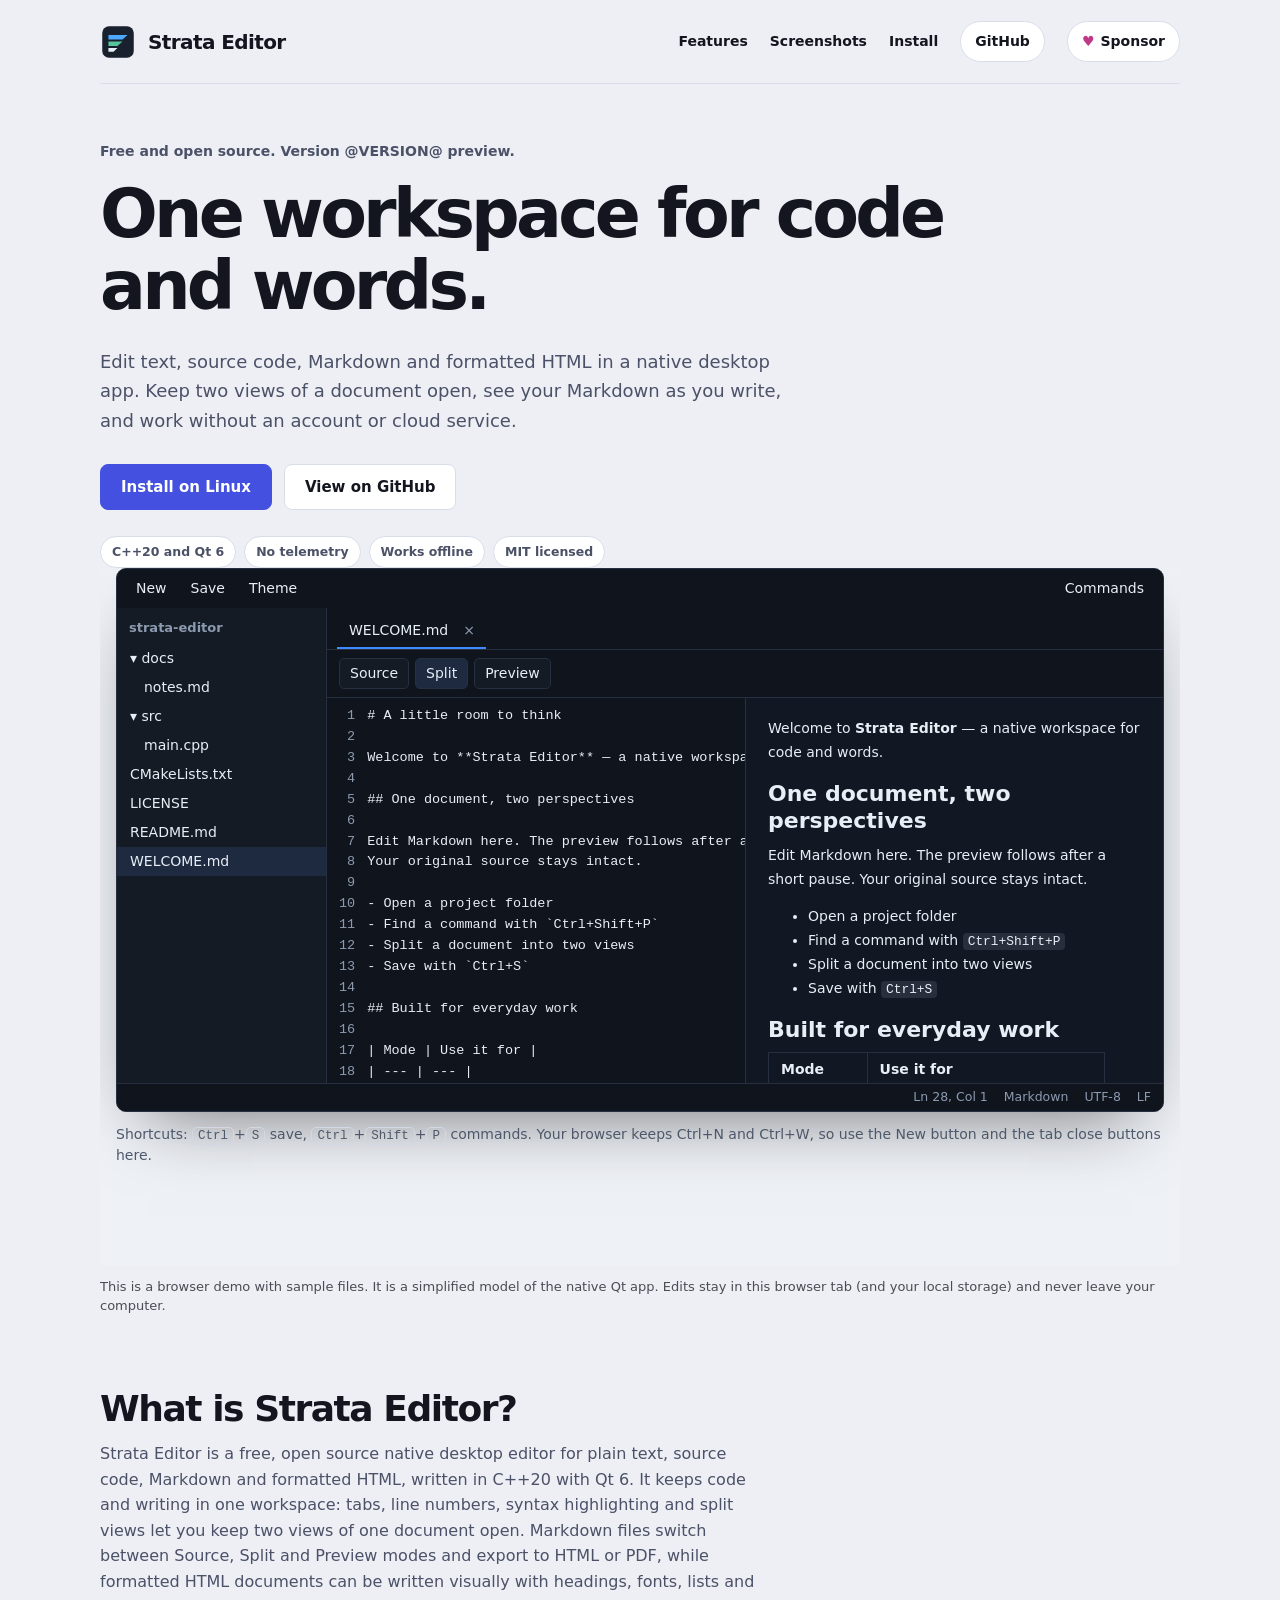
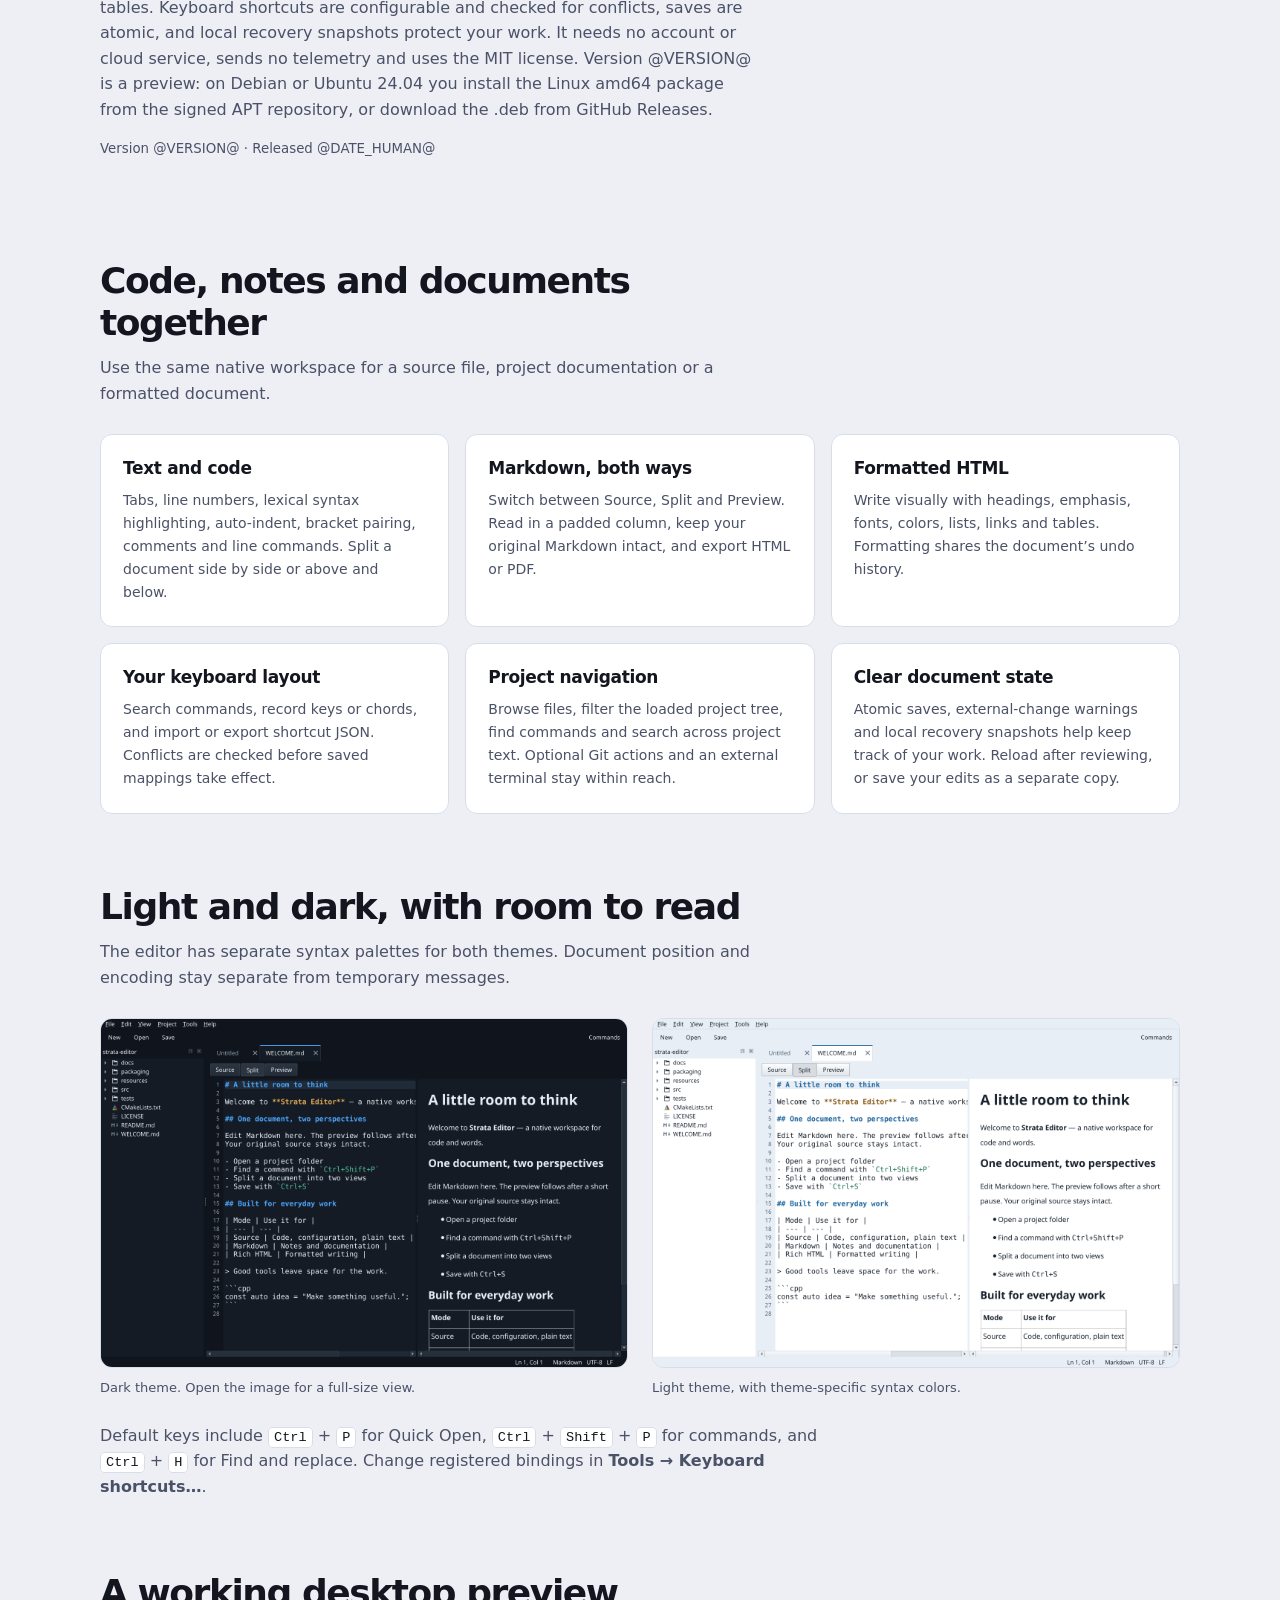
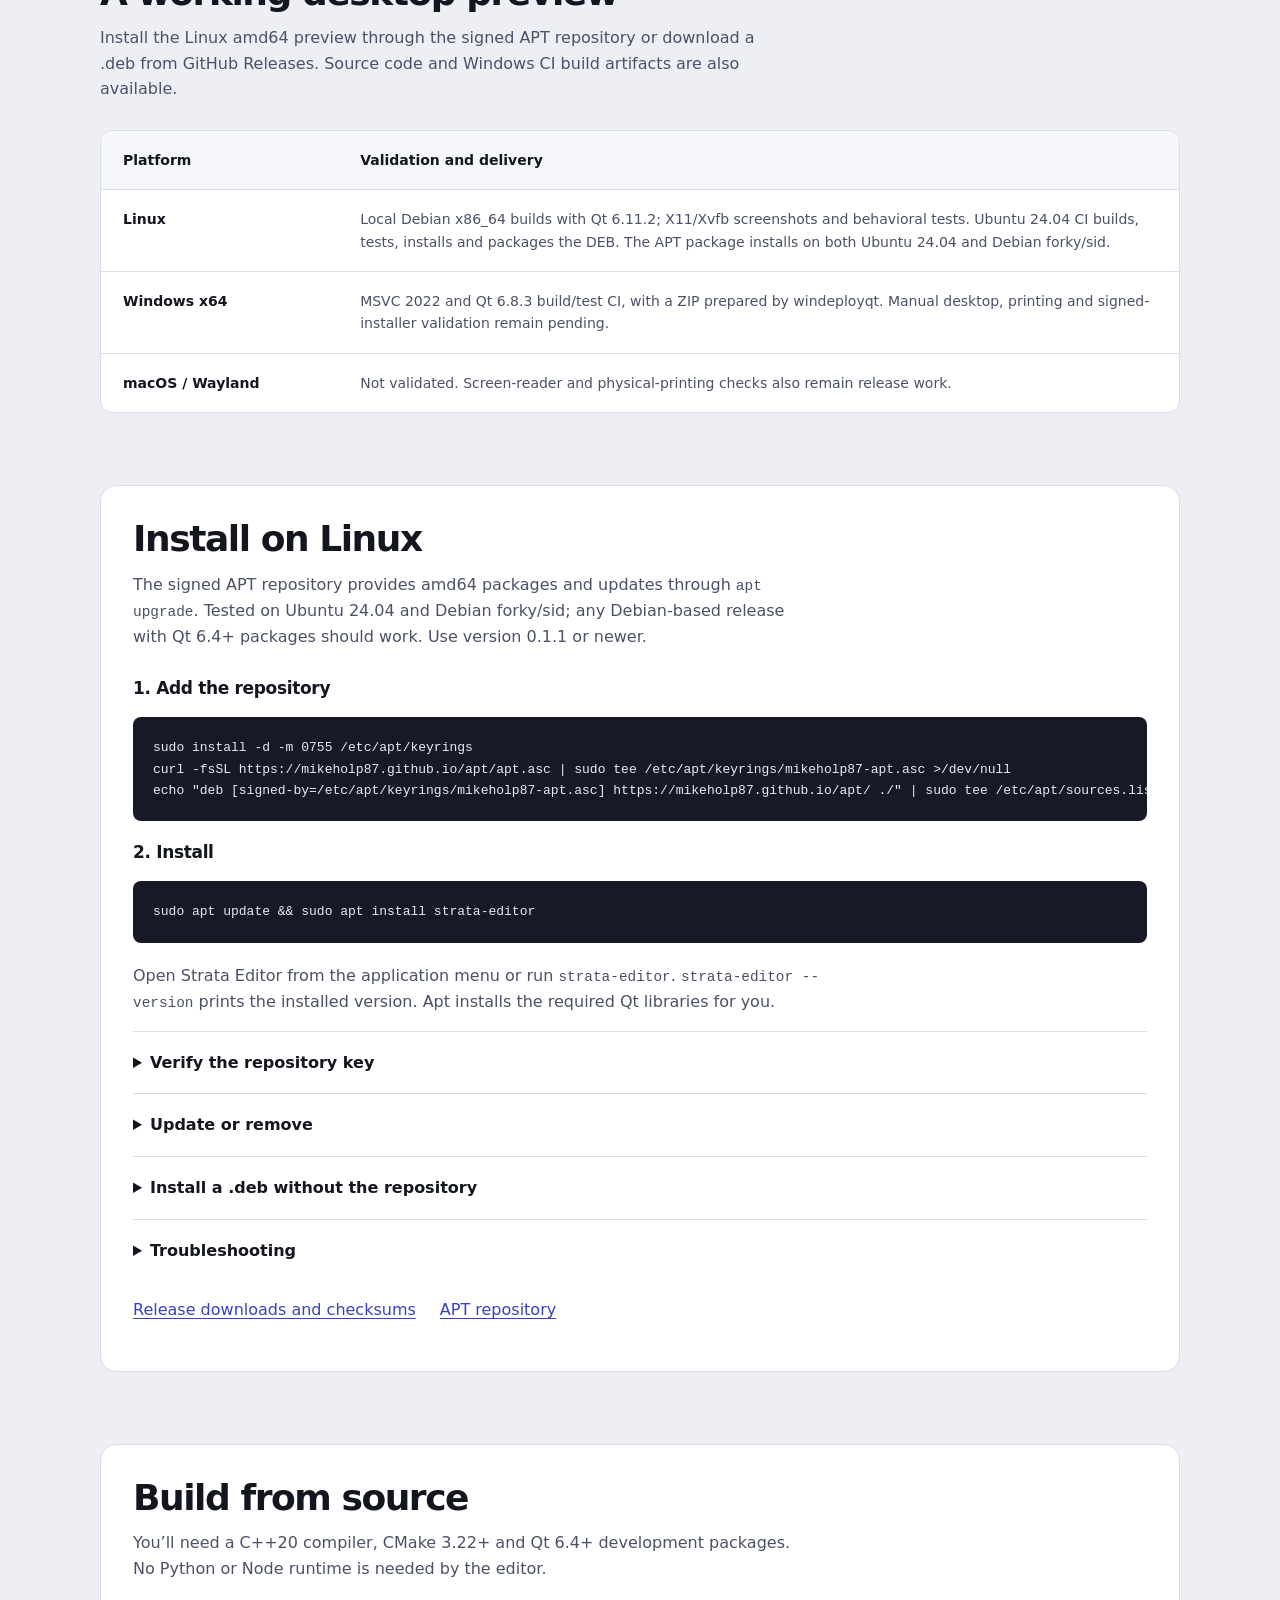
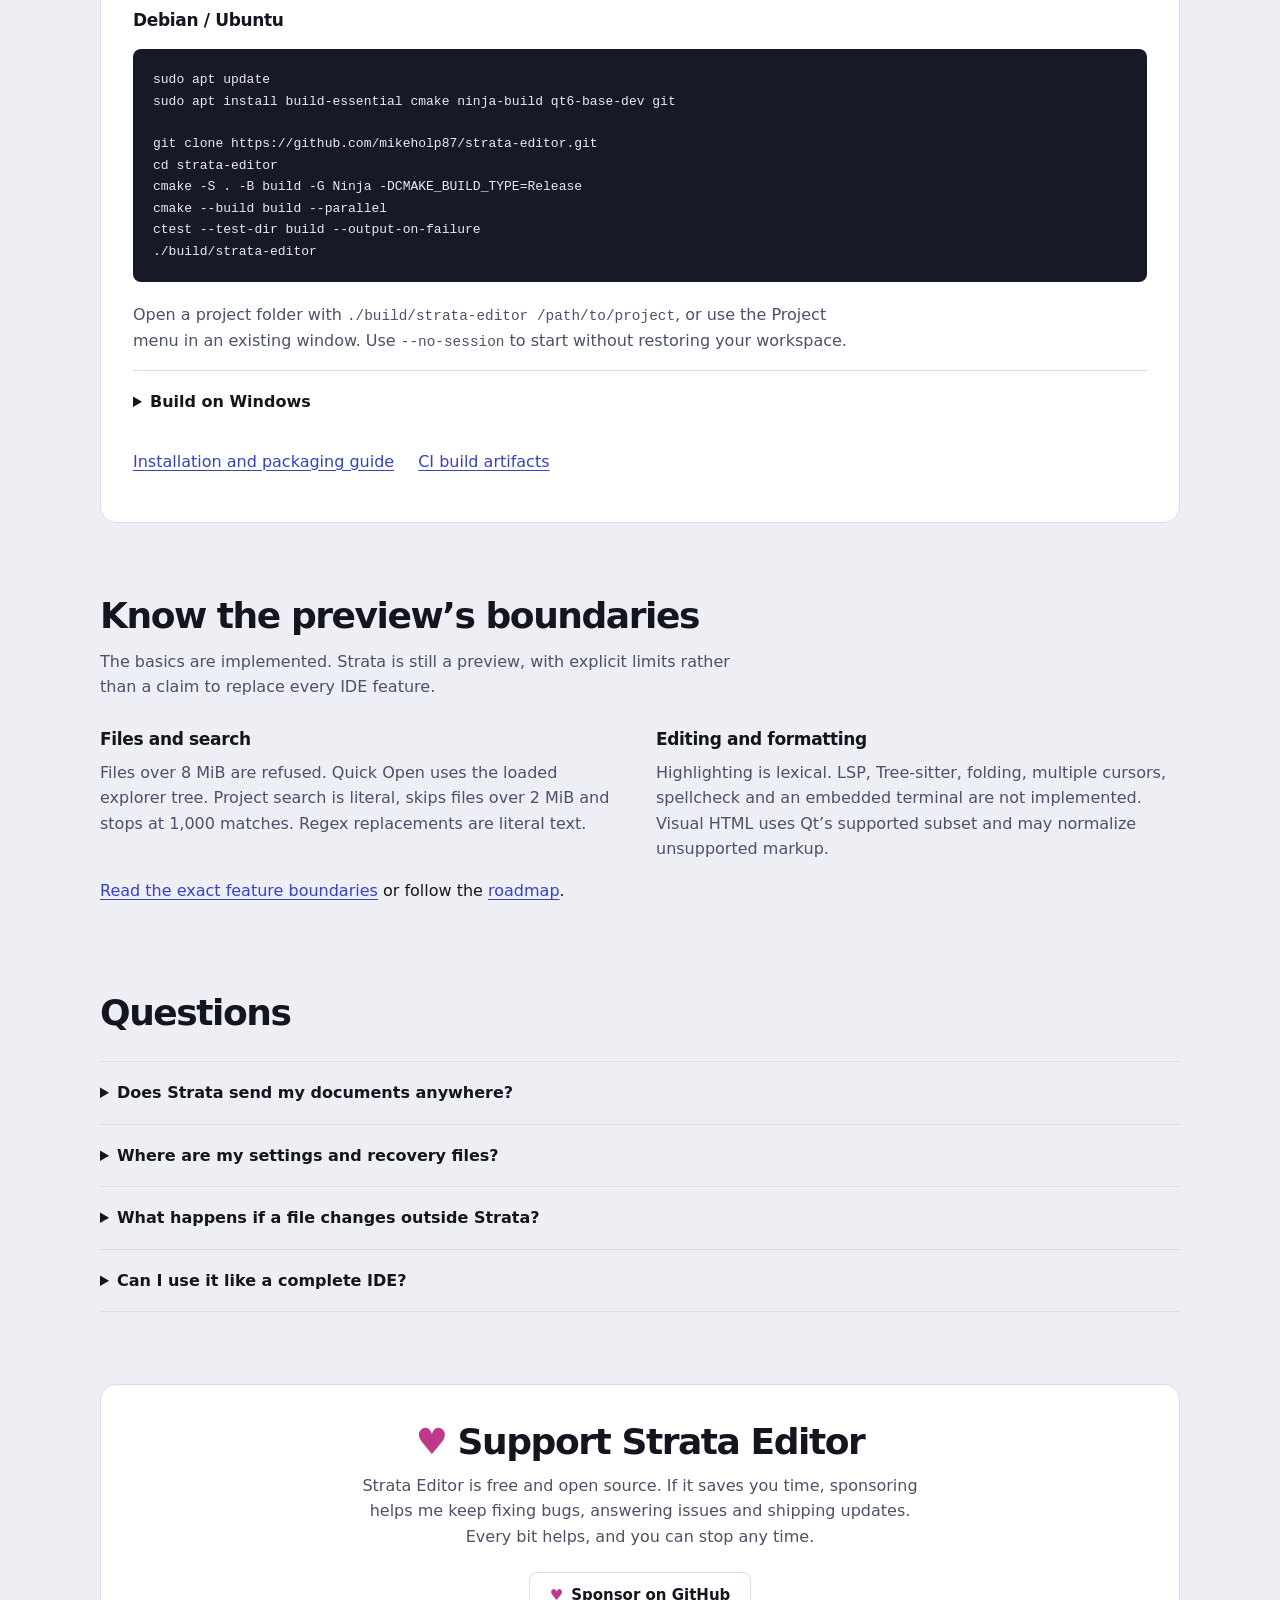
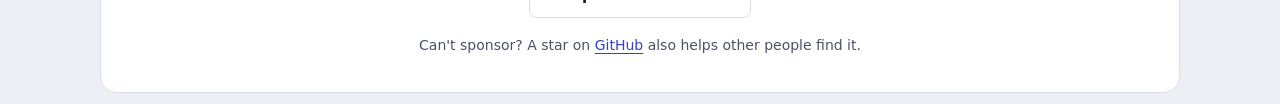
<file: docs/index.html>
<!doctype html>
<html lang="en">
<head>
  <meta charset="utf-8">
  <meta name="viewport" content="width=device-width, initial-scale=1">
  <meta name="color-scheme" content="light dark">
  <meta name="theme-color" content="#edeff5" media="(prefers-color-scheme: light)">
  <meta name="theme-color" content="#0f1117" media="(prefers-color-scheme: dark)">
  <title>Strata Editor: native text, code and Markdown editing</title>
  <meta name="description" content="Strata Editor is a free, native C++20 and Qt 6 editor for text, code, Markdown and HTML. Split views, live preview, custom shortcuts, local recovery.">
  <link rel="canonical" href="https://mikeholp87.github.io/strata-editor/">
  <link rel="icon" href="./strata-editor.svg" type="image/svg+xml">
  <link rel="stylesheet" href="./site.css">
  <meta property="og:type" content="website">
  <meta property="og:site_name" content="Strata Editor">
  <meta property="og:title" content="Strata Editor: one workspace for code and words">
  <meta property="og:description" content="Native text, code, Markdown and rich HTML editing. Source/Split/Preview modes, customizable shortcuts and local recovery. Free and open source.">
  <meta property="og:url" content="https://mikeholp87.github.io/strata-editor/">
  <meta property="og:image" content="https://mikeholp87.github.io/strata-editor/screenshot.png">
  <meta property="og:image:alt" content="Strata Editor showing Markdown source beside its rendered preview in the dark theme">
  <meta name="twitter:card" content="summary_large_image">
  <meta name="twitter:title" content="Strata Editor: one workspace for code and words">
  <meta name="twitter:description" content="Native C++20 and Qt 6 editing for text, code, Markdown and formatted HTML. No telemetry or account.">
  <meta name="twitter:image" content="https://mikeholp87.github.io/strata-editor/screenshot.png">
  <meta name="twitter:image:alt" content="Strata Editor showing Markdown source beside its rendered preview in the dark theme">
  <script type="application/ld+json">
{
  "@context": "https://schema.org",
  "@type": "SoftwareApplication",
  "name": "Strata Editor",
  "description": "A native desktop editor for text, source code, Markdown and formatted HTML, with split views, live preview, configurable shortcuts and local recovery.",
  "applicationCategory": "DeveloperApplication",
  "operatingSystem": "Linux, Windows",
  "softwareVersion": "@VERSION@",
  "url": "https://mikeholp87.github.io/strata-editor/",
  "sameAs": "https://github.com/mikeholp87/strata-editor",
  "license": "https://github.com/mikeholp87/strata-editor/blob/main/LICENSE",
  "isAccessibleForFree": true,
  "author": {
    "@type": "Person",
    "name": "Mike Holp",
    "url": "https://www.ai-automation-station.com/about.html",
    "sameAs": [
      "https://github.com/mikeholp87",
      "https://www.ai-automation-station.com/"
    ]
  },
  "dateModified": "@DATE@",
  "downloadUrl": "https://github.com/mikeholp87/strata-editor/releases/latest"
}
</script>
    <style>.hero{grid-template-columns:minmax(0,1fr)!important;gap:28px!important}.demo-frame{width:100%;margin:0}.demo-frame iframe{display:block;width:100%;border:0;background:transparent}.demo-caption{margin:12px 0 0;font-size:13px;line-height:1.5;opacity:.75}</style>
  </head>
<body>
  <a class="skip" href="#content">Skip to content</a>
  <div class="wrap">
    <header class="site-header">
      <a class="brand" href="./" aria-label="Strata Editor home"><img src="./strata-editor.svg" alt="" width="36" height="36">Strata Editor</a>
      <nav class="nav" aria-label="Main navigation">
        <a class="hide-small" href="#features">Features</a>
        <a class="hide-small" href="#screenshots">Screenshots</a>
        <a href="#install">Install</a>
        <a class="pill" href="https://github.com/mikeholp87/strata-editor">GitHub</a>
        <a class="pill sponsor" href="https://github.com/sponsors/mikeholp87"><span class="sponsor-heart" aria-hidden="true">♥</span> Sponsor</a>
      </nav>
    </header>
    <main id="content">
      <section class="hero" aria-labelledby="hero-title">
        <p class="status">Free and open source. Version @VERSION@ preview.</p>
        <h1 id="hero-title">One workspace for code and words.</h1>
        <p class="lead">Edit text, source code, Markdown and formatted HTML in a native desktop app. Keep two views of a document open, see your Markdown as you write, and work without an account or cloud service.</p>
        <div class="actions">
          <a class="button" href="#install">Install on Linux</a>
          <a class="button secondary" href="https://github.com/mikeholp87/strata-editor">View on GitHub</a>
        </div>
        <ul class="badges" aria-label="Project highlights">
          <li>C++20 and Qt 6</li><li>No telemetry</li><li>Works offline</li><li>MIT licensed</li>
        </ul>
        <div class="demo-frame"><iframe id="demo-frame" src="./embed/" title="Interactive Strata Editor demo with sample data" loading="lazy" height="720"></iframe></div>
          <p class="demo-caption">This is a browser demo with sample files. It is a simplified model of the native Qt app. Edits stay in this browser tab (and your local storage) and never leave your computer.</p>
      </section>
<section id="what-is" class="section" aria-labelledby="what-is-title">
<div class="section-head">
<h2 id="what-is-title">What is Strata Editor?</h2>
<p>Strata Editor is a free, open source native desktop editor for plain text, source code, Markdown and formatted HTML, written in C++20 with Qt 6. It keeps code and writing in one workspace: tabs, line numbers, syntax highlighting and split views let you keep two views of one document open. Markdown files switch between Source, Split and Preview modes and export to HTML or PDF, while formatted HTML documents can be written visually with headings, fonts, lists and tables. Keyboard shortcuts are configurable and checked for conflicts, saves are atomic, and local recovery snapshots protect your work. It needs no account or cloud service, sends no telemetry and uses the MIT license. Version @VERSION@ is a preview: on Debian or Ubuntu 24.04 you install the Linux amd64 package from the signed APT repository, or download the .deb from GitHub Releases.</p>
<p><small>Version @VERSION@ · Released @DATE_HUMAN@</small></p>
</div>
</section>


      <section class="section" id="features" aria-labelledby="features-title">
        <div class="section-head">
          <h2 id="features-title">Code, notes and documents together</h2>
          <p>Use the same native workspace for a source file, project documentation or a formatted document.</p>
        </div>
        <div class="feature-grid">
          <article class="card"><h3>Text and code</h3><p>Tabs, line numbers, lexical syntax highlighting, auto-indent, bracket pairing, comments and line commands. Split a document side by side or above and below.</p></article>
          <article class="card"><h3>Markdown, both ways</h3><p>Switch between Source, Split and Preview. Read in a padded column, keep your original Markdown intact, and export HTML or PDF.</p></article>
          <article class="card"><h3>Formatted HTML</h3><p>Write visually with headings, emphasis, fonts, colors, lists, links and tables. Formatting shares the document’s undo history.</p></article>
          <article class="card"><h3>Your keyboard layout</h3><p>Search commands, record keys or chords, and import or export shortcut JSON. Conflicts are checked before saved mappings take effect.</p></article>
          <article class="card"><h3>Project navigation</h3><p>Browse files, filter the loaded project tree, find commands and search across project text. Optional Git actions and an external terminal stay within reach.</p></article>
          <article class="card"><h3>Clear document state</h3><p>Atomic saves, external-change warnings and local recovery snapshots help keep track of your work. Reload after reviewing, or save your edits as a separate copy.</p></article>
        </div>
      </section>

      <section class="section" id="screenshots" aria-labelledby="screenshots-title">
        <div class="section-head"><h2 id="screenshots-title">Light and dark, with room to read</h2><p>The editor has separate syntax palettes for both themes. Document position and encoding stay separate from temporary messages.</p></div>
        <div class="shots-grid">
          <figure class="shot"><a href="./screenshot.png"><img src="./screenshot.png" width="1416" height="936" loading="lazy" alt="Strata Editor’s Markdown split view in the dark theme"></a><figcaption>Dark theme. Open the image for a full-size view.</figcaption></figure>
          <figure class="shot"><a href="./screenshot-light.png"><img src="./screenshot-light.png" width="1416" height="936" loading="lazy" alt="Strata Editor’s Markdown split view in the light theme"></a><figcaption>Light theme, with theme-specific syntax colors.</figcaption></figure>
        </div>
        <p class="note">Default keys include <kbd>Ctrl</kbd> + <kbd>P</kbd> for Quick Open, <kbd>Ctrl</kbd> + <kbd>Shift</kbd> + <kbd>P</kbd> for commands, and <kbd>Ctrl</kbd> + <kbd>H</kbd> for Find and replace. Change registered bindings in <strong>Tools → Keyboard shortcuts…</strong>.</p>
      </section>

      <section class="section" id="platforms" aria-labelledby="platforms-title">
        <div class="section-head"><h2 id="platforms-title">A working desktop preview</h2><p>Install the Linux amd64 preview through the signed APT repository or download a .deb from GitHub Releases. Source code and Windows CI build artifacts are also available.</p></div>
        <div class="table-wrap" tabindex="0" role="region" aria-label="Platform validation, horizontally scrollable">
          <table aria-labelledby="platforms-title">
            <thead><tr><th scope="col">Platform</th><th scope="col">Validation and delivery</th></tr></thead>
            <tbody>
              <tr><th scope="row">Linux</th><td>Local Debian x86_64 builds with Qt 6.11.2; X11/Xvfb screenshots and behavioral tests. Ubuntu 24.04 CI builds, tests, installs and packages the DEB. The APT package installs on both Ubuntu 24.04 and Debian forky/sid.</td></tr>
              <tr><th scope="row">Windows x64</th><td>MSVC 2022 and Qt 6.8.3 build/test CI, with a ZIP prepared by windeployqt. Manual desktop, printing and signed-installer validation remain pending.</td></tr>
              <tr><th scope="row">macOS / Wayland</th><td>Not validated. Screen-reader and physical-printing checks also remain release work.</td></tr>
            </tbody>
          </table>
        </div>
      </section>

      <section class="section" id="install" aria-labelledby="install-title">
        <div class="build-panel">
          <div class="section-head"><h2 id="install-title">Install on Linux</h2><p>The signed APT repository provides amd64 packages and updates through <code>apt upgrade</code>. Tested on Ubuntu 24.04 and Debian forky/sid; any Debian-based release with Qt 6.4+ packages should work. Use version 0.1.1 or newer.</p></div>
          <h3>1. Add the repository</h3>
          <pre tabindex="0" role="region" aria-label="Add the APT repository"><code>sudo install -d -m 0755 /etc/apt/keyrings
curl -fsSL https://mikeholp87.github.io/apt/apt.asc | sudo tee /etc/apt/keyrings/mikeholp87-apt.asc &gt;/dev/null
echo &quot;deb [signed-by=/etc/apt/keyrings/mikeholp87-apt.asc] https://mikeholp87.github.io/apt/ ./&quot; | sudo tee /etc/apt/sources.list.d/mikeholp87-apt.list</code></pre>
          <h3>2. Install</h3>
          <pre tabindex="0" role="region" aria-label="Install Strata Editor"><code>sudo apt update &amp;&amp; sudo apt install strata-editor</code></pre>
          <p>Open Strata Editor from the application menu or run <code>strata-editor</code>. <code>strata-editor --version</code> prints the installed version. Apt installs the required Qt libraries for you.</p>
          <details><summary>Verify the repository key</summary><p>The key fingerprint should be <code>E4C2 92E5 08CB 8700 6F7C 904E 7F08 D91D 3A1D 8F76</code>.</p>
            <pre tabindex="0" role="region" aria-label="Show the key fingerprint"><code>gpg --show-keys --with-fingerprint /etc/apt/keyrings/mikeholp87-apt.asc</code></pre>
          </details>
          <details><summary>Update or remove</summary><p>Updates arrive with your normal system upgrades. Settings, sessions and recovery files stay in <code>~/.local/share/StrataEditor/</code> until you delete them.</p>
            <pre tabindex="0" role="region" aria-label="Update and remove commands"><code># update
sudo apt update &amp;&amp; sudo apt upgrade

# remove the app
sudo apt remove strata-editor

# also remove the repository
sudo rm /etc/apt/sources.list.d/mikeholp87-apt.list /etc/apt/keyrings/mikeholp87-apt.asc</code></pre>
          </details>
          <details><summary>Install a .deb without the repository</summary><p>Download the .deb and <code>SHA256SUMS</code> from the release page, check the checksum, then install the file. A manually installed .deb does not update itself.</p>
            <pre tabindex="0" role="region" aria-label="Install a downloaded deb"><code>sha256sum -c SHA256SUMS --ignore-missing
sudo apt install ./strata-editor_&lt;version&gt;_amd64.deb</code></pre>
          </details>
          <details><summary>Troubleshooting</summary><p>If apt says <code>libqt6gui6t64 ... is not installable</code>, you are getting version 0.1.0, which named Qt packages that Debian does not have. Run <code>sudo apt update</code> and install again to get 0.1.1 or newer.</p><p>If <code>strata-editor --version</code> shows an older version after upgrading, an earlier manual copy such as <code>~/.local/bin/strata-editor</code> comes first in your <code>PATH</code>. Check with <code>type -a strata-editor</code>.</p></details>
          <p class="build-links"><a href="https://github.com/mikeholp87/strata-editor/releases">Release downloads and checksums</a><a href="https://mikeholp87.github.io/apt/">APT repository</a></p>
        </div>
      </section>

      <section class="section" id="build" aria-labelledby="build-title">
        <div class="build-panel">
          <div class="section-head"><h2 id="build-title">Build from source</h2><p>You’ll need a C++20 compiler, CMake 3.22+ and Qt 6.4+ development packages. No Python or Node runtime is needed by the editor.</p></div>
          <h3>Debian / Ubuntu</h3>
          <pre tabindex="0" role="region" aria-label="Linux build commands"><code>sudo apt update
sudo apt install build-essential cmake ninja-build qt6-base-dev git

git clone https://github.com/mikeholp87/strata-editor.git
cd strata-editor
cmake -S . -B build -G Ninja -DCMAKE_BUILD_TYPE=Release
cmake --build build --parallel
ctest --test-dir build --output-on-failure
./build/strata-editor</code></pre>
          <p>Open a project folder with <code>./build/strata-editor /path/to/project</code>, or use the Project menu in an existing window. Use <code>--no-session</code> to start without restoring your workspace.</p>
          <details><summary>Build on Windows</summary><p>Use a Visual Studio 2022 developer PowerShell and a matching Qt 6 x64 installation. Replace the example Qt path with your own.</p>
            <pre tabindex="0" role="region" aria-label="Windows build commands"><code>git clone https://github.com/mikeholp87/strata-editor.git
cd strata-editor
$strataQt = "C:/Qt/6.8.3/msvc2022_64"
$env:PATH = "$strataQt/bin;$env:PATH"
cmake -S . -B build -A x64 -DCMAKE_PREFIX_PATH="$strataQt"
cmake --build build --config Release --parallel
ctest --test-dir build -C Release --output-on-failure
.\build\Release\strata-editor.exe</code></pre>
          </details>
          <p class="build-links"><a href="https://github.com/mikeholp87/strata-editor/blob/main/docs/BUILDING.md">Installation and packaging guide</a><a href="https://github.com/mikeholp87/strata-editor/actions/workflows/build.yml">CI build artifacts</a></p>
        </div>
      </section>

      <section class="section" id="preview" aria-labelledby="preview-title">
        <div class="section-head"><h2 id="preview-title">Know the preview’s boundaries</h2><p>The basics are implemented. Strata is still a preview, with explicit limits rather than a claim to replace every IDE feature.</p></div>
        <div class="limits-grid">
          <div><h3>Files and search</h3><p>Files over 8 MiB are refused. Quick Open uses the loaded explorer tree. Project search is literal, skips files over 2 MiB and stops at 1,000 matches. Regex replacements are literal text.</p></div>
          <div><h3>Editing and formatting</h3><p>Highlighting is lexical. LSP, Tree-sitter, folding, multiple cursors, spellcheck and an embedded terminal are not implemented. Visual HTML uses Qt’s supported subset and may normalize unsupported markup.</p></div>
        </div>
        <p><a href="https://github.com/mikeholp87/strata-editor/blob/main/docs/FEATURES.md">Read the exact feature boundaries</a> or follow the <a href="https://github.com/mikeholp87/strata-editor/blob/main/docs/ROADMAP.md">roadmap</a>.</p>
      </section>

      <section class="section faq" id="faq" aria-labelledby="faq-title">
        <div class="section-head"><h2 id="faq-title">Questions</h2></div>
        <details><summary>Does Strata send my documents anywhere?</summary><p>No. There is no telemetry, account or cloud service. Editing and preview rendering work offline, and document content cannot load remote images or resources. Optional Git and terminal actions use your system tools only when you request them.</p></details>
        <details><summary>Where are my settings and recovery files?</summary><p>Preferences use QSettings under StrataEditor/StrataEditor. Session and recovery files use the platform’s application-data directory, normally <code>~/.local/share/StrataEditor/strata-editor</code> on Linux. Recovery files can contain unsaved document text. A single application instance owns this storage.</p></details>
        <details><summary>What happens if a file changes outside Strata?</summary><p>The editor keeps your buffer and displays a persistent warning. Saving over the changed file is blocked. Reload after reviewing, or save a separate copy; reloading unsaved edits asks before discarding them.</p></details>
        <details><summary>Can I use it like a complete IDE?</summary><p>The preview handles everyday text, code and writing workflows. Language servers, parser-based highlighting, project-wide replacement and other advanced features remain on the roadmap. See the <a href="https://github.com/mikeholp87/strata-editor/blob/main/README.md">README</a> for current capabilities and limitations.</p></details>
      </section>
    
      <section id="support" class="support" aria-labelledby="support-title">
        <h2 id="support-title"><span class="sponsor-heart" aria-hidden="true">♥</span> Support Strata Editor</h2>
        <p>Strata Editor is free and open source. If it saves you time, sponsoring helps me keep fixing bugs, answering issues and shipping updates. Every bit helps, and you can stop any time.</p>
        <a class="button secondary sponsor-cta" href="https://github.com/sponsors/mikeholp87"><span class="sponsor-heart" aria-hidden="true">♥</span> Sponsor on GitHub</a>
        <p class="small">Can't sponsor? A star on <a href="https://github.com/mikeholp87/strata-editor">GitHub</a> also helps other people find it.</p>
      </section>
      </main>
    <footer class="site-footer"><p>Strata Editor by Mike Holp. Original source is MIT licensed.</p><nav aria-label="Footer"><a href="https://github.com/mikeholp87/strata-editor">GitHub</a>
          <a href="https://github.com/sponsors/mikeholp87"><span class="sponsor-heart" aria-hidden="true">♥</span> Sponsor</a><a href="https://github.com/mikeholp87/strata-editor/blob/main/docs/USER_GUIDE.md">User guide</a><a href="https://github.com/mikeholp87/strata-editor/blob/main/LICENSE">License</a><a href="https://github.com/mikeholp87/strata-editor/blob/main/SECURITY.md">Security</a><a href="https://mikeholp87.github.io/">All projects</a><a href="https://www.ai-automation-station.com/guides.html">Build guides</a><a href="https://www.ai-automation-station.com/">AI Automation Station</a></nav></footer>
  </div>
    <script>(function(){var f=document.getElementById("demo-frame");if(!f||f.hasAttribute("data-fixed"))return;function fit(){try{f.style.height=f.contentDocument.body.offsetHeight+2+"px"}catch(e){}}f.addEventListener("load",function(){fit();try{new ResizeObserver(fit).observe(f.contentDocument.body)}catch(e){}})})();</script>
  </body>
</html>
</file>
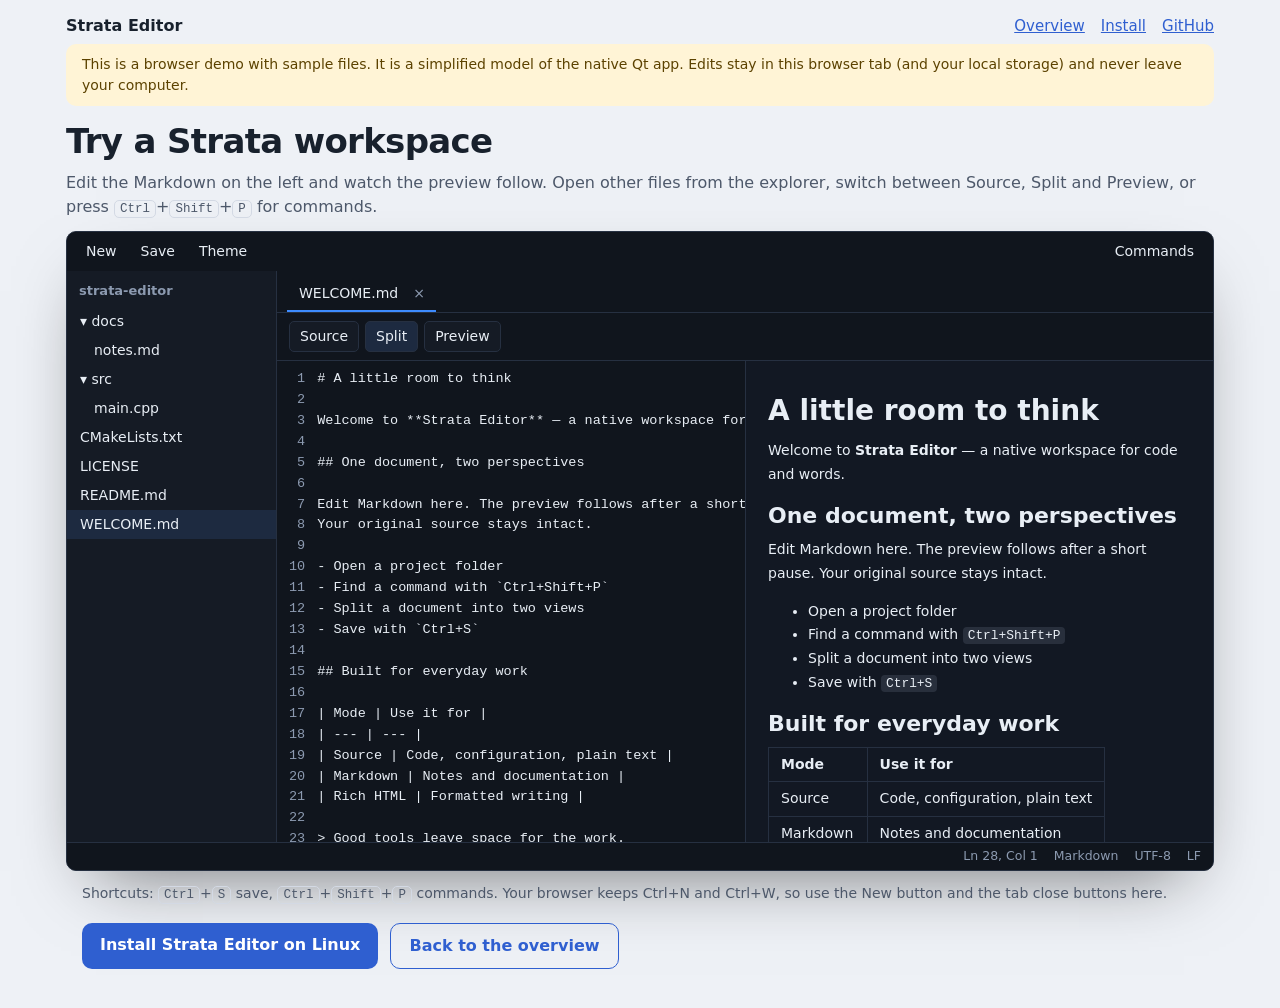
<file: docs/demo/index.html>
<!doctype html>
<html lang="en">
  <head>
    <meta charset="utf-8" />
    <meta name="viewport" content="width=device-width, initial-scale=1" />
    <title>Try Strata Editor: Interactive Markdown Editor Demo</title>
    <meta
      name="description"
      content="Try a Strata Editor workspace in your browser: a project explorer, Markdown source, split view with live preview, tabs and a command palette, using sample files."
    />
    <link rel="canonical" href="https://mikeholp87.github.io/strata-editor/demo/" />
    <meta property="og:type" content="website" />
    <meta property="og:title" content="Try Strata Editor in your browser" />
    <meta property="og:url" content="https://mikeholp87.github.io/strata-editor/demo/" />
    <style>
      :root {
        color-scheme: light dark;
        --page: #eef1f6;
        --ink: #18212d;
        --muted: #4d586a;
        --blue: #2f5fd0;
        --on-blue: #fff;
        --line: #d3d9e4;
        --warn-bg: #fff4d6;
        --warn-ink: #5c4200;
        font-family: Inter, "Segoe UI", system-ui, sans-serif;
        background: var(--page);
        color: var(--ink);
      }
      @media (prefers-color-scheme: dark) {
        :root {
          --page: #0c1016;
          --ink: #e8eef5;
          --muted: #a3afc0;
          --blue: #7aa2ff;
          --on-blue: #0c1016;
          --line: #263041;
          --warn-bg: #2d2610;
          --warn-ink: #f4d98a;
        }
      }
      * {
        box-sizing: border-box;
      }
      body {
        margin: 0;
        line-height: 1.5;
      }
      a {
        color: var(--blue);
      }
      .top {
        max-width: 1180px;
        margin: 0 auto;
        padding: 14px 16px 6px;
        display: flex;
        flex-wrap: wrap;
        gap: 8px 20px;
        justify-content: space-between;
        align-items: center;
      }
      .top nav {
        display: flex;
        gap: 16px;
        font-size: 15px;
      }
      .notice {
        max-width: 1148px;
        margin: 0 auto 10px;
        padding: 10px 16px;
        border-radius: 10px;
        background: var(--warn-bg);
        color: var(--warn-ink);
        font-size: 14px;
      }
      h1 {
        max-width: 1180px;
        margin: 6px auto 4px;
        padding: 0 16px;
        font-size: clamp(24px, 3.5vw, 34px);
        letter-spacing: -0.02em;
      }
      .lede {
        max-width: 1180px;
        margin: 0 auto 12px;
        padding: 0 16px;
        color: var(--muted);
      }

      /* The window */
      .app {
        --bg: #10151d;
        --panel: #151b25;
        --ink2: #e8eef5;
        --dim: #8c9ab0;
        --edge: #263041;
        --accent: #3d8bff;
        --sel: #1d2a40;
        --code: #6bd1a5;
        --head: #4aa3ff;
        --bold: #f0b45a;
        --prev-bg: #121823;
        --prev-ink: #e8eef5;
        max-width: 1148px;
        margin: 0 16px;
        margin-inline: auto;
        height: min(640px, 78vh);
        min-height: 460px;
        display: grid;
        grid-template-rows: auto minmax(0, 1fr) auto;
        background: var(--bg);
        color: var(--ink2);
        border: 1px solid var(--edge);
        border-radius: 10px;
        overflow: hidden;
        box-shadow: 0 30px 70px -30px rgba(0, 0, 0, 0.55);
        font-size: 14px;
      }
      @media (max-width: 1180px) {
        .app {
          margin-inline: 16px;
        }
      }
      .app.light {
        --bg: #e8eef5;
        --panel: #f4f7fb;
        --ink2: #18212d;
        --dim: #5d6a7d;
        --edge: #c8d1de;
        --accent: #2f6fd6;
        --sel: #d6e4f8;
        --code: #0c7a52;
        --head: #1458b8;
        --bold: #8a5200;
        --prev-bg: #fff;
        --prev-ink: #18212d;
      }
      .menu,
      .tool {
        display: flex;
        flex-wrap: wrap;
        gap: 2px;
        padding: 4px 8px;
        background: var(--bg);
      }
      .tool {
        border-bottom: 1px solid var(--edge);
        padding: 6px 12px;
      }
      .app button {
        font: inherit;
        color: inherit;
        background: transparent;
        border: 1px solid transparent;
        border-radius: 5px;
        padding: 4px 10px;
        cursor: pointer;
      }
      .app button:hover {
        background: var(--sel);
      }
      .app button[aria-pressed="true"] {
        background: var(--sel);
        border-color: var(--edge);
      }
      .grow {
        margin-left: auto;
      }
      .body {
        display: grid;
        grid-template-columns: 210px minmax(0, 1fr);
        min-height: 0;
      }
      @media (max-width: 700px) {
        .body {
          grid-template-columns: 120px minmax(0, 1fr);
        }
      }
      .side {
        background: var(--panel);
        border-right: 1px solid var(--edge);
        overflow: auto;
        padding: 6px 0;
      }
      .side h2 {
        margin: 4px 12px 6px;
        font-size: 13px;
        font-weight: 600;
        color: var(--dim);
      }
      .side ul {
        list-style: none;
        margin: 0;
        padding: 0;
      }
      .side li button {
        display: block;
        width: 100%;
        text-align: left;
        border-radius: 0;
        padding: 3px 12px 3px calc(12px + var(--d, 0) * 14px);
        white-space: nowrap;
        overflow: hidden;
        text-overflow: ellipsis;
      }
      .side li button.on {
        background: var(--sel);
      }
      .main {
        display: grid;
        grid-template-rows: auto auto minmax(0, 1fr);
        min-width: 0;
        min-height: 0;
      }
      .tabs {
        display: flex;
        gap: 2px;
        padding: 6px 10px 0;
        overflow-x: auto;
        border-bottom: 1px solid var(--edge);
      }
      .tab {
        display: flex;
        align-items: center;
        gap: 8px;
        padding: 6px 4px 6px 12px;
        border-bottom: 2px solid transparent;
        color: var(--dim);
        white-space: nowrap;
      }
      .tab.on {
        color: var(--ink2);
        border-bottom-color: var(--accent);
      }
      .tab button.x {
        padding: 0 6px;
        line-height: 1.3;
        color: var(--dim);
      }
      .tab .name {
        background: none;
        border: 0;
        padding: 0;
      }
      .modes {
        display: flex;
        gap: 6px;
        padding: 8px 12px;
      }
      .modes button {
        border-color: var(--edge);
        background: var(--panel);
      }
      .panes {
        display: grid;
        min-height: 0;
        border-top: 1px solid var(--edge);
      }
      .panes.split {
        grid-template-columns: 1fr 1fr;
      }
      .panes > * {
        min-width: 0;
        min-height: 0;
      }
      .ed {
        display: grid;
        grid-template-columns: auto minmax(0, 1fr);
        background: var(--bg);
        min-height: 0;
        overflow: hidden;
      }
      .gut {
        padding: 8px 8px 8px 12px;
        text-align: right;
        color: var(--dim);
        font: 13.5px/1.55 ui-monospace, "SF Mono", Menlo, Consolas, monospace;
        overflow: hidden;
        user-select: none;
        white-space: pre;
      }
      .ed textarea {
        width: 100%;
        height: 100%;
        resize: none;
        border: 0;
        outline: 0;
        padding: 8px 12px 8px 4px;
        background: transparent;
        color: var(--ink2);
        font: 13.5px/1.55 ui-monospace, "SF Mono", Menlo, Consolas, monospace;
        tab-size: 4;
        white-space: pre;
        overflow: auto;
      }
      .prev {
        background: var(--prev-bg);
        color: var(--prev-ink);
        overflow: auto;
        padding: 12px 22px 24px;
        border-left: 1px solid var(--edge);
        line-height: 1.7;
      }
      .panes:not(.split) .prev {
        border-left: 0;
      }
      .prev h1,
      .prev h2,
      .prev h3 {
        max-width: none;
        margin: 0.7em 0 0.4em;
        padding: 0;
        line-height: 1.25;
        letter-spacing: 0;
      }
      .prev h1 {
        font-size: 28px;
      }
      .prev h2 {
        font-size: 22px;
      }
      .prev h3 {
        font-size: 18px;
      }
      .prev p {
        margin: 0.5em 0;
      }
      .prev code {
        font-family: ui-monospace, Menlo, Consolas, monospace;
        background: rgba(128, 140, 160, 0.2);
        padding: 1px 5px;
        border-radius: 4px;
        font-size: 0.92em;
      }
      .prev pre {
        background: rgba(128, 140, 160, 0.16);
        padding: 10px 12px;
        border-radius: 6px;
        overflow: auto;
      }
      .prev pre code {
        background: none;
        padding: 0;
      }
      .prev blockquote {
        margin: 0.6em 0;
        padding: 0 14px;
        border-left: 3px solid var(--accent);
        color: var(--dim);
      }
      .prev table {
        border-collapse: collapse;
        margin: 0.6em 0;
      }
      .prev th,
      .prev td {
        border: 1px solid var(--edge);
        padding: 5px 12px;
        text-align: left;
      }
      .status {
        display: flex;
        gap: 16px;
        justify-content: flex-end;
        padding: 4px 12px;
        font-size: 12.5px;
        color: var(--dim);
        background: var(--bg);
        border-top: 1px solid var(--edge);
      }
      .status .msg {
        margin-right: auto;
      }
      .palette {
        position: fixed;
        inset: 0;
        background: rgba(0, 0, 0, 0.45);
        display: none;
        place-items: start center;
        padding-top: 14vh;
        z-index: 10;
      }
      .palette.open {
        display: grid;
      }
      .pbox {
        width: min(560px, 92vw);
        background: #151b25;
        color: #e8eef5;
        border: 1px solid #263041;
        border-radius: 10px;
        overflow: hidden;
      }
      .pbox input {
        width: 100%;
        padding: 12px 14px;
        border: 0;
        border-bottom: 1px solid #263041;
        background: transparent;
        color: inherit;
        font: inherit;
        font-size: 16px;
        outline: 0;
      }
      .pbox ul {
        list-style: none;
        margin: 0;
        padding: 6px;
        max-height: 280px;
        overflow: auto;
      }
      .pbox li {
        padding: 8px 10px;
        border-radius: 6px;
        cursor: pointer;
        display: flex;
        justify-content: space-between;
        gap: 12px;
      }
      .pbox li[aria-selected="true"] {
        background: #1d2a40;
      }
      .pbox li span {
        color: #8c9ab0;
        font-size: 12.5px;
      }
      .cta {
        max-width: 1148px;
        margin: 18px auto 40px;
        padding: 0 16px;
        display: flex;
        flex-wrap: wrap;
        gap: 12px;
      }
      .cta a {
        padding: 10px 18px;
        border-radius: 10px;
        font-weight: 650;
        text-decoration: none;
        background: var(--blue);
        color: var(--on-blue);
      }
      .cta a.secondary {
        background: transparent;
        color: var(--blue);
        border: 1px solid var(--blue);
      }
      .hint {
        max-width: 1148px;
        margin: 12px auto 0;
        padding: 0 16px;
        color: var(--muted);
        font-size: 14px;
      }
      kbd {
        font-family: ui-monospace, Menlo, monospace;
        font-size: 12.5px;
        padding: 1px 5px;
        border-radius: 5px;
        border: 1px solid var(--line);
      }
    </style>
  </head>
  <body>
    <div class="top">
      <strong>Strata Editor</strong>
      <nav aria-label="Demo navigation">
        <a href="../">Overview</a>
        <a href="../#install">Install</a>
        <a href="https://github.com/mikeholp87/strata-editor">GitHub</a>
      </nav>
    </div>
    <div class="notice" role="note">
      This is a browser demo with sample files. It is a simplified model of the native Qt app. Edits stay in this browser tab (and your local storage) and never leave your computer.
    </div>
    <h1>Try a Strata workspace</h1>
    <p class="lede">Edit the Markdown on the left and watch the preview follow. Open other files from the explorer, switch between Source, Split and Preview, or press <kbd>Ctrl</kbd>+<kbd>Shift</kbd>+<kbd>P</kbd> for commands.</p>

    <div class="app" id="app" role="application" aria-label="Strata Editor demo">
      <div class="menu" role="toolbar" aria-label="Menu">
        <button type="button" data-cmd="new">New</button>
        <button type="button" data-cmd="save">Save</button>
        <button type="button" data-cmd="theme">Theme</button>
        <button type="button" class="grow" data-cmd="palette">Commands</button>
      </div>
      <div class="body">
        <nav class="side" aria-label="Project explorer">
          <h2>strata-editor</h2>
          <ul id="tree"></ul>
        </nav>
        <div class="main">
          <div class="tabs" id="tabs" role="tablist"></div>
          <div class="modes" role="group" aria-label="View mode">
            <button type="button" data-mode="source" aria-pressed="false">Source</button>
            <button type="button" data-mode="split" aria-pressed="true">Split</button>
            <button type="button" data-mode="preview" aria-pressed="false">Preview</button>
          </div>
          <div class="panes split" id="panes">
            <div class="ed" id="ed">
              <div class="gut" id="gut" aria-hidden="true"></div>
              <textarea id="ta" spellcheck="false" aria-label="Editor"></textarea>
            </div>
            <div class="prev" id="prev" aria-label="Preview"></div>
          </div>
        </div>
      </div>
      <div class="status"><span class="msg" id="msg" role="status" aria-live="polite"></span><span id="pos">Ln 1, Col 1</span><span id="kind">Markdown</span><span>UTF-8</span><span>LF</span></div>
    </div>
    <p class="hint">Shortcuts: <kbd>Ctrl</kbd>+<kbd>S</kbd> save, <kbd>Ctrl</kbd>+<kbd>Shift</kbd>+<kbd>P</kbd> commands. Your browser keeps Ctrl+N and Ctrl+W, so use the New button and the tab close buttons here.</p>
    <div class="cta">
      <a href="../#install">Install Strata Editor on Linux</a>
      <a class="secondary" href="../">Back to the overview</a>
    </div>

    <div class="palette" id="palette" role="dialog" aria-label="Command palette" aria-modal="true">
      <div class="pbox">
        <input id="pq" type="text" placeholder="Type a command…" aria-label="Command" autocomplete="off" />
        <ul id="pl" role="listbox"></ul>
      </div>
    </div>

    <script>
      "use strict";
      const WELCOME = `# A little room to think

Welcome to **Strata Editor** — a native workspace for code and words.

## One document, two perspectives

Edit Markdown here. The preview follows after a short pause.
Your original source stays intact.

- Open a project folder
- Find a command with \`Ctrl+Shift+P\`
- Split a document into two views
- Save with \`Ctrl+S\`

## Built for everyday work

| Mode | Use it for |
| --- | --- |
| Source | Code, configuration, plain text |
| Markdown | Notes and documentation |
| Rich HTML | Formatted writing |

> Good tools leave space for the work.

\`\`\`cpp
const auto idea = "Make something useful.";
\`\`\`
`;
      const FILES = {
        "WELCOME.md": WELCOME,
        "README.md": "# Strata Editor\n\nA native C++20 and Qt 6 editor for text, code, Markdown and HTML.\n\n## Features\n\n- Project explorer and tabs\n- Split views with a live Markdown preview\n- Custom shortcuts and a command palette\n- Local recovery after a crash\n\nTry editing this file and switch to **Preview**.\n",
        "docs/notes.md": "# Meeting notes\n\n## Agenda\n\n1. Release checklist\n2. Packaging for Debian and Ubuntu\n3. Next milestone\n\n## Decisions\n\n- Ship the *signed* APT repository first\n- Keep the editor **offline** and free of telemetry\n\n> Write it down, then move on.\n",
        "src/main.cpp": '#include <QApplication>\n#include "ui/mainwindow.h"\n\nint main(int argc, char **argv) {\n    QApplication app(argc, argv);\n    MainWindow window;\n    window.show();\n    return app.exec();\n}\n',
        "CMakeLists.txt": "cmake_minimum_required(VERSION 3.22)\nproject(strata-editor LANGUAGES CXX)\n\nset(CMAKE_CXX_STANDARD 20)\nfind_package(Qt6 REQUIRED COMPONENTS Widgets)\n\nadd_executable(strata src/main.cpp)\ntarget_link_libraries(strata PRIVATE Qt6::Widgets)\n",
        LICENSE: "MIT License\n\nPermission is hereby granted, free of charge, to any person obtaining a copy of this software.\n",
      };
      const isMd = (n) => /\.md$/i.test(n);
      let store = {};
      try {
        store = JSON.parse(localStorage.getItem("strata-demo") || "{}") || {};
      } catch {}
      const docs = {};
      for (const [n, t] of Object.entries(FILES)) docs[n] = typeof store[n] === "string" ? store[n] : t;
      const persist = () => {
        try {
          localStorage.setItem("strata-demo", JSON.stringify(docs));
        } catch {}
      };

      const $ = (id) => document.getElementById(id);
      const ta = $("ta");
      const state = { tabs: ["WELCOME.md"], active: "WELCOME.md", mode: "split", dirty: new Set() };
      let untitled = 0;

      const esc = (s) => s.replace(/&/g, "&amp;").replace(/</g, "&lt;").replace(/>/g, "&gt;");
      const inline = (s) =>
        esc(s)
          .replace(/`([^`]+)`/g, "<code>$1</code>")
          .replace(/\*\*([^*]+)\*\*/g, "<strong>$1</strong>")
          .replace(/(^|[^*])\*([^*\s][^*]*)\*/g, "$1<em>$2</em>")
          .replace(/\[([^\]]+)\]\((https?:[^)\s]+)\)/g, '<a href="$2" rel="noopener noreferrer">$1</a>');

      function markdown(src) {
        const lines = src.replace(/\r/g, "").split("\n");
        const out = [];
        let i = 0;
        while (i < lines.length) {
          const l = lines[i];
          if (/^```/.test(l)) {
            const code = [];
            i++;
            while (i < lines.length && !/^```/.test(lines[i])) code.push(lines[i++]);
            i++;
            out.push("<pre><code>" + esc(code.join("\n")) + "</code></pre>");
          } else if (/^#{1,3} /.test(l)) {
            const n = l.match(/^#+/)[0].length;
            out.push(`<h${n}>${inline(l.slice(n + 1))}</h${n}>`);
            i++;
          } else if (/^\|.*\|\s*$/.test(l) && /^\|[\s:|-]+\|\s*$/.test(lines[i + 1] || "")) {
            const cells = (r) => r.trim().replace(/^\||\|$/g, "").split("|").map((c) => inline(c.trim()));
            let t = "<table><thead><tr>" + cells(l).map((c) => `<th>${c}</th>`).join("") + "</tr></thead><tbody>";
            i += 2;
            while (i < lines.length && /^\|.*\|\s*$/.test(lines[i])) t += "<tr>" + cells(lines[i++]).map((c) => `<td>${c}</td>`).join("") + "</tr>";
            out.push(t + "</tbody></table>");
          } else if (/^\s*([-*]|\d+\.) /.test(l)) {
            const ordered = /^\s*\d+\./.test(l);
            const tag = ordered ? "ol" : "ul";
            let t = `<${tag}>`;
            while (i < lines.length && /^\s*([-*]|\d+\.) /.test(lines[i])) t += "<li>" + inline(lines[i++].replace(/^\s*([-*]|\d+\.) /, "")) + "</li>";
            out.push(t + `</${tag}>`);
          } else if (/^> ?/.test(l)) {
            const q = [];
            while (i < lines.length && /^> ?/.test(lines[i])) q.push(lines[i++].replace(/^> ?/, ""));
            out.push("<blockquote>" + inline(q.join(" ")) + "</blockquote>");
          } else if (!l.trim()) {
            i++;
          } else {
            const p = [];
            while (i < lines.length && lines[i].trim() && !/^(#{1,3} |```|> |\s*([-*]|\d+\.) |\|)/.test(lines[i])) p.push(lines[i++]);
            if (!p.length) p.push(lines[i++]);
            out.push("<p>" + inline(p.join(" ")) + "</p>");
          }
        }
        return out.join("\n");
      }

      function renderTree() {
        const names = Object.keys(docs).sort((a, b) => (a.includes("/") === b.includes("/") ? a.localeCompare(b) : a.includes("/") ? -1 : 1));
        const ul = $("tree");
        ul.innerHTML = "";
        let lastDir = "";
        for (const n of names) {
          const [dir, base] = n.includes("/") ? n.split("/") : ["", n];
          if (dir && dir !== lastDir) {
            const li = document.createElement("li");
            const b = document.createElement("button");
            b.type = "button";
            b.disabled = true;
            b.textContent = "▾ " + dir;
            li.append(b);
            ul.append(li);
            lastDir = dir;
          }
          const li = document.createElement("li");
          const b = document.createElement("button");
          b.type = "button";
          b.style.setProperty("--d", dir ? 1 : 0);
          b.className = n === state.active ? "on" : "";
          b.textContent = base;
          b.addEventListener("click", () => openFile(n));
          li.append(b);
          ul.append(li);
        }
      }

      function renderTabs() {
        const t = $("tabs");
        t.innerHTML = "";
        for (const n of state.tabs) {
          const d = document.createElement("div");
          d.className = "tab" + (n === state.active ? " on" : "");
          d.setAttribute("role", "tab");
          d.setAttribute("aria-selected", String(n === state.active));
          const name = document.createElement("button");
          name.type = "button";
          name.className = "name";
          name.textContent = n.split("/").pop() + (state.dirty.has(n) ? " •" : "");
          name.addEventListener("click", () => openFile(n));
          const x = document.createElement("button");
          x.type = "button";
          x.className = "x";
          x.setAttribute("aria-label", "Close " + n);
          x.textContent = "×";
          x.addEventListener("click", () => closeTab(n));
          d.append(name, x);
          t.append(d);
        }
      }

      function renderPanes() {
        const md = isMd(state.active);
        const mode = md ? state.mode : "source";
        $("panes").className = "panes" + (mode === "split" ? " split" : "");
        $("ed").style.display = mode === "preview" ? "none" : "";
        $("prev").style.display = mode === "source" ? "none" : "";
        document.querySelectorAll("[data-mode]").forEach((b) => {
          b.setAttribute("aria-pressed", String(b.dataset.mode === state.mode));
          b.disabled = !md;
        });
        $("kind").textContent = md ? "Markdown" : /\.(cpp|h)$/.test(state.active) ? "C++" : "Plain text";
      }

      function renderText() {
        const v = docs[state.active] ?? "";
        if (ta.value !== v) ta.value = v;
        gutter();
        if (isMd(state.active)) $("prev").innerHTML = markdown(v);
      }
      function gutter() {
        const n = ta.value.split("\n").length;
        $("gut").textContent = Array.from({ length: n }, (_, i) => i + 1).join("\n");
        $("gut").scrollTop = ta.scrollTop;
      }
      function renderAll() {
        renderTree();
        renderTabs();
        renderPanes();
        renderText();
        caret();
      }
      function caret() {
        const before = ta.value.slice(0, ta.selectionStart);
        const ln = before.split("\n").length;
        $("pos").textContent = `Ln ${ln}, Col ${before.length - before.lastIndexOf("\n")}`;
      }
      function say(m) {
        $("msg").textContent = m;
        clearTimeout(say.t);
        say.t = setTimeout(() => ($("msg").textContent = ""), 3500);
      }

      function openFile(n) {
        if (!state.tabs.includes(n)) state.tabs.push(n);
        state.active = n;
        renderAll();
        ta.focus({ preventScroll: true });
      }
      function closeTab(n) {
        const i = state.tabs.indexOf(n);
        state.tabs.splice(i, 1);
        state.dirty.delete(n);
        if (!state.tabs.length) state.tabs.push("WELCOME.md");
        if (state.active === n) state.active = state.tabs[Math.max(0, i - 1)];
        renderAll();
      }
      function newDoc() {
        let n;
        do n = `untitled-${++untitled}.md`;
        while (docs[n] !== undefined);
        docs[n] = "# Untitled\n\nStart typing…\n";
        openFile(n);
      }
      function save() {
        state.dirty.delete(state.active);
        persist();
        renderTabs();
        say("Saved " + state.active + " to this browser. The real app writes the file to disk.");
      }
      const toggleTheme = () => $("app").classList.toggle("light");
      const setMode = (m) => {
        state.mode = m;
        renderPanes();
      };

      ta.addEventListener("input", () => {
        docs[state.active] = ta.value;
        state.dirty.add(state.active);
        gutter();
        if (isMd(state.active)) {
          clearTimeout(ta.t);
          ta.t = setTimeout(() => ($("prev").innerHTML = markdown(ta.value)), 120);
        }
        renderTabs();
        caret();
      });
      ta.addEventListener("scroll", () => ($("gut").scrollTop = ta.scrollTop));
      for (const ev of ["keyup", "click", "focus"]) ta.addEventListener(ev, caret);
      document.querySelectorAll("[data-mode]").forEach((b) => b.addEventListener("click", () => setMode(b.dataset.mode)));

      const COMMANDS = [
        ["New document", "", newDoc],
        ["Save", "Ctrl+S", save],
        ["Close tab", "", () => closeTab(state.active)],
        ["View: Source", "", () => setMode("source")],
        ["View: Split", "", () => setMode("split")],
        ["View: Preview", "", () => setMode("preview")],
        ["Toggle light and dark theme", "", toggleTheme],
        ["Open WELCOME.md", "", () => openFile("WELCOME.md")],
        ["Reset demo files", "", () => {
          localStorage.removeItem("strata-demo");
          location.reload();
        }],
      ];
      let psel = 0;
      let plist = COMMANDS;
      function renderPalette() {
        const q = $("pq").value.trim().toLowerCase();
        plist = COMMANDS.filter(([n]) => !q || n.toLowerCase().includes(q) || [...q].every((c) => n.toLowerCase().includes(c)));
        psel = Math.min(psel, Math.max(plist.length - 1, 0));
        const ul = $("pl");
        ul.innerHTML = "";
        plist.forEach(([n, k], i) => {
          const li = document.createElement("li");
          li.setAttribute("role", "option");
          li.setAttribute("aria-selected", String(i === psel));
          li.innerHTML = `${esc(n)}<span>${esc(k)}</span>`;
          li.addEventListener("click", () => runPalette(i));
          ul.append(li);
        });
      }
      function openPalette() {
        $("palette").classList.add("open");
        $("pq").value = "";
        psel = 0;
        renderPalette();
        $("pq").focus();
      }
      function closePalette() {
        $("palette").classList.remove("open");
        ta.focus({ preventScroll: true });
      }
      function runPalette(i) {
        const c = plist[i];
        closePalette();
        if (c) c[2]();
      }
      $("pq").addEventListener("input", () => {
        psel = 0;
        renderPalette();
      });
      $("pq").addEventListener("keydown", (e) => {
        if (e.key === "ArrowDown") (e.preventDefault(), (psel = Math.min(psel + 1, plist.length - 1)), renderPalette());
        else if (e.key === "ArrowUp") (e.preventDefault(), (psel = Math.max(psel - 1, 0)), renderPalette());
        else if (e.key === "Enter") (e.preventDefault(), runPalette(psel));
        else if (e.key === "Escape") closePalette();
      });
      $("palette").addEventListener("mousedown", (e) => {
        if (e.target === $("palette")) closePalette();
      });
      document.querySelectorAll("[data-cmd]").forEach((b) =>
        b.addEventListener("click", () => ({ new: newDoc, save, theme: toggleTheme, palette: openPalette })[b.dataset.cmd]()),
      );
      document.addEventListener("keydown", (e) => {
        const k = e.key.toLowerCase();
        if (e.ctrlKey && e.shiftKey && k === "p") (e.preventDefault(), openPalette());
        else if (e.ctrlKey && !e.shiftKey && k === "s") (e.preventDefault(), save());
      });

      renderAll();
    </script>
  </body>
</html>
</file>
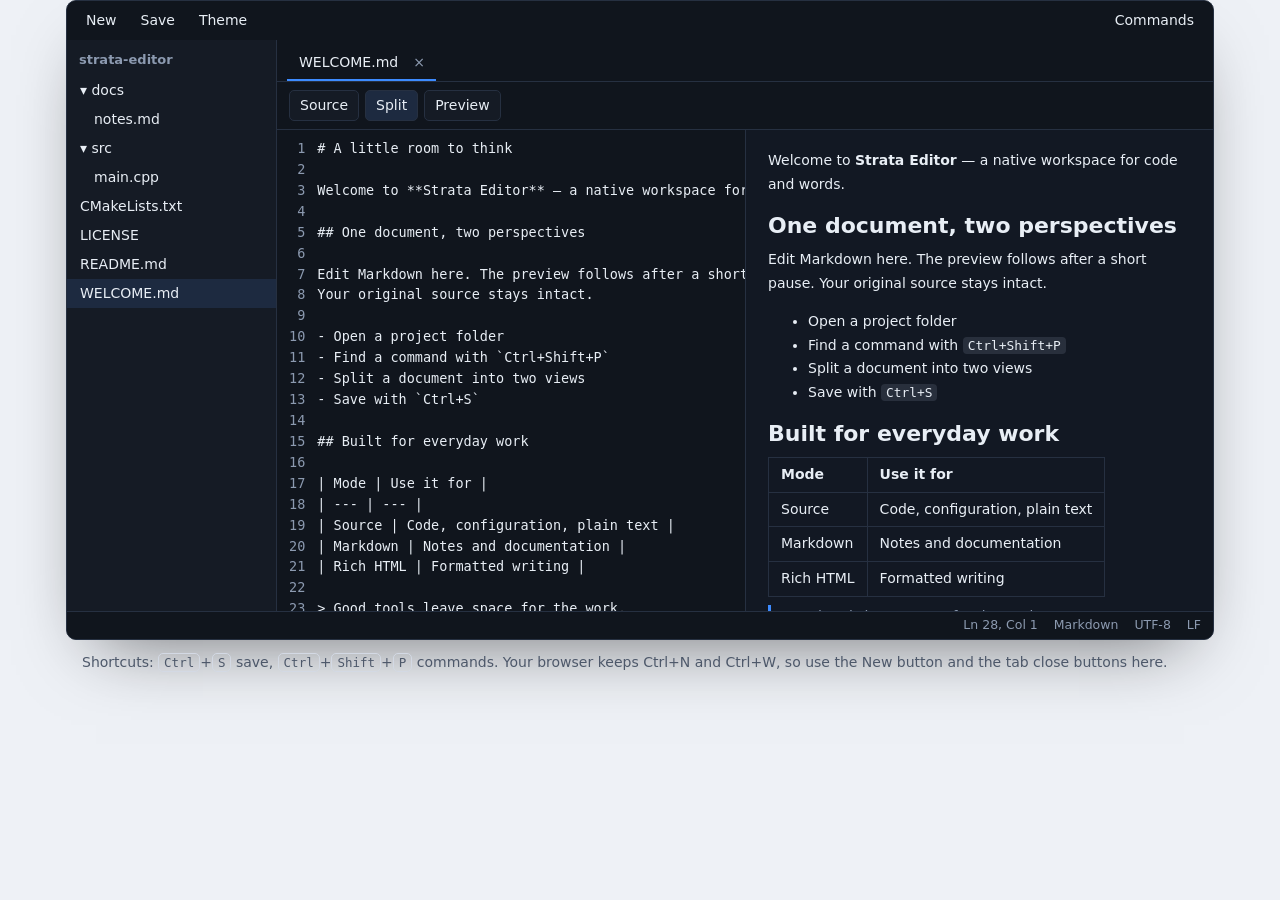
<file: docs/embed/index.html>
<!doctype html>
<html lang="en">
  <head>
    <meta charset="utf-8" />
    <meta name="robots" content="noindex" />
    <meta name="viewport" content="width=device-width, initial-scale=1" />
    <title>Try Strata Editor: Interactive Markdown Editor Demo</title>
    <meta
      name="description"
      content="Try a Strata Editor workspace in your browser: a project explorer, Markdown source, split view with live preview, tabs and a command palette, using sample files."
    />
    <style>
      :root {
        color-scheme: light dark;
        --page: #eef1f6;
        --ink: #18212d;
        --muted: #4d586a;
        --blue: #2f5fd0;
        --on-blue: #fff;
        --line: #d3d9e4;
        --warn-bg: #fff4d6;
        --warn-ink: #5c4200;
        font-family: Inter, "Segoe UI", system-ui, sans-serif;
        background: var(--page);
        color: var(--ink);
      }
      @media (prefers-color-scheme: dark) {
        :root {
          --page: #0c1016;
          --ink: #e8eef5;
          --muted: #a3afc0;
          --blue: #7aa2ff;
          --on-blue: #0c1016;
          --line: #263041;
          --warn-bg: #2d2610;
          --warn-ink: #f4d98a;
        }
      }
      * {
        box-sizing: border-box;
      }
      body {
        margin: 0;
        line-height: 1.5;
      }
      a {
        color: var(--blue);
      }
      .top {
        max-width: 1180px;
        margin: 0 auto;
        padding: 14px 16px 6px;
        display: flex;
        flex-wrap: wrap;
        gap: 8px 20px;
        justify-content: space-between;
        align-items: center;
      }
      .top nav {
        display: flex;
        gap: 16px;
        font-size: 15px;
      }
      .notice {
        max-width: 1148px;
        margin: 0 auto 10px;
        padding: 10px 16px;
        border-radius: 10px;
        background: var(--warn-bg);
        color: var(--warn-ink);
        font-size: 14px;
      }
      h1 {
        max-width: 1180px;
        margin: 6px auto 4px;
        padding: 0 16px;
        font-size: clamp(24px, 3.5vw, 34px);
        letter-spacing: -0.02em;
      }
      .lede {
        max-width: 1180px;
        margin: 0 auto 12px;
        padding: 0 16px;
        color: var(--muted);
      }

      /* The window */
      .app {
        --bg: #10151d;
        --panel: #151b25;
        --ink2: #e8eef5;
        --dim: #8c9ab0;
        --edge: #263041;
        --accent: #3d8bff;
        --sel: #1d2a40;
        --code: #6bd1a5;
        --head: #4aa3ff;
        --bold: #f0b45a;
        --prev-bg: #121823;
        --prev-ink: #e8eef5;
        max-width: 1148px;
        margin: 0 16px;
        margin-inline: auto;
        height: min(640px, 78vh);
        min-height: 460px;
        display: grid;
        grid-template-rows: auto minmax(0, 1fr) auto;
        background: var(--bg);
        color: var(--ink2);
        border: 1px solid var(--edge);
        border-radius: 10px;
        overflow: hidden;
        box-shadow: 0 30px 70px -30px rgba(0, 0, 0, 0.55);
        font-size: 14px;
      }
      @media (max-width: 1180px) {
        .app {
          margin-inline: 16px;
        }
      }
      .app.light {
        --bg: #e8eef5;
        --panel: #f4f7fb;
        --ink2: #18212d;
        --dim: #5d6a7d;
        --edge: #c8d1de;
        --accent: #2f6fd6;
        --sel: #d6e4f8;
        --code: #0c7a52;
        --head: #1458b8;
        --bold: #8a5200;
        --prev-bg: #fff;
        --prev-ink: #18212d;
      }
      .menu,
      .tool {
        display: flex;
        flex-wrap: wrap;
        gap: 2px;
        padding: 4px 8px;
        background: var(--bg);
      }
      .tool {
        border-bottom: 1px solid var(--edge);
        padding: 6px 12px;
      }
      .app button {
        font: inherit;
        color: inherit;
        background: transparent;
        border: 1px solid transparent;
        border-radius: 5px;
        padding: 4px 10px;
        cursor: pointer;
      }
      .app button:hover {
        background: var(--sel);
      }
      .app button[aria-pressed="true"] {
        background: var(--sel);
        border-color: var(--edge);
      }
      .grow {
        margin-left: auto;
      }
      .body {
        display: grid;
        grid-template-columns: 210px minmax(0, 1fr);
        min-height: 0;
      }
      @media (max-width: 700px) {
        .body {
          grid-template-columns: 120px minmax(0, 1fr);
        }
      }
      .side {
        background: var(--panel);
        border-right: 1px solid var(--edge);
        overflow: auto;
        padding: 6px 0;
      }
      .side h2 {
        margin: 4px 12px 6px;
        font-size: 13px;
        font-weight: 600;
        color: var(--dim);
      }
      .side ul {
        list-style: none;
        margin: 0;
        padding: 0;
      }
      .side li button {
        display: block;
        width: 100%;
        text-align: left;
        border-radius: 0;
        padding: 3px 12px 3px calc(12px + var(--d, 0) * 14px);
        white-space: nowrap;
        overflow: hidden;
        text-overflow: ellipsis;
      }
      .side li button.on {
        background: var(--sel);
      }
      .main {
        display: grid;
        grid-template-rows: auto auto minmax(0, 1fr);
        min-width: 0;
        min-height: 0;
      }
      .tabs {
        display: flex;
        gap: 2px;
        padding: 6px 10px 0;
        overflow-x: auto;
        border-bottom: 1px solid var(--edge);
      }
      .tab {
        display: flex;
        align-items: center;
        gap: 8px;
        padding: 6px 4px 6px 12px;
        border-bottom: 2px solid transparent;
        color: var(--dim);
        white-space: nowrap;
      }
      .tab.on {
        color: var(--ink2);
        border-bottom-color: var(--accent);
      }
      .tab button.x {
        padding: 0 6px;
        line-height: 1.3;
        color: var(--dim);
      }
      .tab .name {
        background: none;
        border: 0;
        padding: 0;
      }
      .modes {
        display: flex;
        gap: 6px;
        padding: 8px 12px;
      }
      .modes button {
        border-color: var(--edge);
        background: var(--panel);
      }
      .panes {
        display: grid;
        min-height: 0;
        border-top: 1px solid var(--edge);
      }
      .panes.split {
        grid-template-columns: 1fr 1fr;
      }
      .panes > * {
        min-width: 0;
        min-height: 0;
      }
      .ed {
        display: grid;
        grid-template-columns: auto minmax(0, 1fr);
        background: var(--bg);
        min-height: 0;
        overflow: hidden;
      }
      .gut {
        padding: 8px 8px 8px 12px;
        text-align: right;
        color: var(--dim);
        font: 13.5px/1.55 ui-monospace, "SF Mono", Menlo, Consolas, monospace;
        overflow: hidden;
        user-select: none;
        white-space: pre;
      }
      .ed textarea {
        width: 100%;
        height: 100%;
        resize: none;
        border: 0;
        outline: 0;
        padding: 8px 12px 8px 4px;
        background: transparent;
        color: var(--ink2);
        font: 13.5px/1.55 ui-monospace, "SF Mono", Menlo, Consolas, monospace;
        tab-size: 4;
        white-space: pre;
        overflow: auto;
      }
      .prev {
        background: var(--prev-bg);
        color: var(--prev-ink);
        overflow: auto;
        padding: 12px 22px 24px;
        border-left: 1px solid var(--edge);
        line-height: 1.7;
      }
      .panes:not(.split) .prev {
        border-left: 0;
      }
      .prev h1,
      .prev h2,
      .prev h3 {
        max-width: none;
        margin: 0.7em 0 0.4em;
        padding: 0;
        line-height: 1.25;
        letter-spacing: 0;
      }
      .prev h1 {
        font-size: 28px;
      }
      .prev h2 {
        font-size: 22px;
      }
      .prev h3 {
        font-size: 18px;
      }
      .prev p {
        margin: 0.5em 0;
      }
      .prev code {
        font-family: ui-monospace, Menlo, Consolas, monospace;
        background: rgba(128, 140, 160, 0.2);
        padding: 1px 5px;
        border-radius: 4px;
        font-size: 0.92em;
      }
      .prev pre {
        background: rgba(128, 140, 160, 0.16);
        padding: 10px 12px;
        border-radius: 6px;
        overflow: auto;
      }
      .prev pre code {
        background: none;
        padding: 0;
      }
      .prev blockquote {
        margin: 0.6em 0;
        padding: 0 14px;
        border-left: 3px solid var(--accent);
        color: var(--dim);
      }
      .prev table {
        border-collapse: collapse;
        margin: 0.6em 0;
      }
      .prev th,
      .prev td {
        border: 1px solid var(--edge);
        padding: 5px 12px;
        text-align: left;
      }
      .status {
        display: flex;
        gap: 16px;
        justify-content: flex-end;
        padding: 4px 12px;
        font-size: 12.5px;
        color: var(--dim);
        background: var(--bg);
        border-top: 1px solid var(--edge);
      }
      .status .msg {
        margin-right: auto;
      }
      .palette {
        position: fixed;
        inset: 0;
        background: rgba(0, 0, 0, 0.45);
        display: none;
        place-items: start center;
        padding-top: 14vh;
        z-index: 10;
      }
      .palette.open {
        display: grid;
      }
      .pbox {
        width: min(560px, 92vw);
        background: #151b25;
        color: #e8eef5;
        border: 1px solid #263041;
        border-radius: 10px;
        overflow: hidden;
      }
      .pbox input {
        width: 100%;
        padding: 12px 14px;
        border: 0;
        border-bottom: 1px solid #263041;
        background: transparent;
        color: inherit;
        font: inherit;
        font-size: 16px;
        outline: 0;
      }
      .pbox ul {
        list-style: none;
        margin: 0;
        padding: 6px;
        max-height: 280px;
        overflow: auto;
      }
      .pbox li {
        padding: 8px 10px;
        border-radius: 6px;
        cursor: pointer;
        display: flex;
        justify-content: space-between;
        gap: 12px;
      }
      .pbox li[aria-selected="true"] {
        background: #1d2a40;
      }
      .pbox li span {
        color: #8c9ab0;
        font-size: 12.5px;
      }
      .cta {
        max-width: 1148px;
        margin: 18px auto 40px;
        padding: 0 16px;
        display: flex;
        flex-wrap: wrap;
        gap: 12px;
      }
      .cta a {
        padding: 10px 18px;
        border-radius: 10px;
        font-weight: 650;
        text-decoration: none;
        background: var(--blue);
        color: var(--on-blue);
      }
      .cta a.secondary {
        background: transparent;
        color: var(--blue);
        border: 1px solid var(--blue);
      }
      .hint {
        max-width: 1148px;
        margin: 12px auto 0;
        padding: 0 16px;
        color: var(--muted);
        font-size: 14px;
      }
      kbd {
        font-family: ui-monospace, Menlo, monospace;
        font-size: 12.5px;
        padding: 1px 5px;
        border-radius: 5px;
        border: 1px solid var(--line);
      }
    </style>
      <style>.top,h1,.lede,.cta,.notice,body>header{display:none!important}body{min-height:0!important}.wrap{padding-bottom:0!important}</style>
  <style>@media (max-width:560px){.body{grid-template-columns:minmax(0,1fr)!important}.side{display:none}.panes.split{grid-template-columns:minmax(0,1fr)!important;grid-auto-rows:minmax(0,1fr)}}</style>
  </head>
  <body>
    <div class="top">
      <strong>Strata Editor</strong>
      <nav aria-label="Demo navigation">
        <a href="../">Overview</a>
        <a href="../#install">Install</a>
        <a href="https://github.com/mikeholp87/strata-editor">GitHub</a>
      </nav>
    </div>
    <div class="notice" role="note">
      This is a browser demo with sample files. It is a simplified model of the native Qt app. Edits stay in this browser tab (and your local storage) and never leave your computer.
    </div>
    <h1>Try a Strata workspace</h1>
    <p class="lede">Edit the Markdown on the left and watch the preview follow. Open other files from the explorer, switch between Source, Split and Preview, or press <kbd>Ctrl</kbd>+<kbd>Shift</kbd>+<kbd>P</kbd> for commands.</p>

    <div class="app" id="app" role="application" aria-label="Strata Editor demo">
      <div class="menu" role="toolbar" aria-label="Menu">
        <button type="button" data-cmd="new">New</button>
        <button type="button" data-cmd="save">Save</button>
        <button type="button" data-cmd="theme">Theme</button>
        <button type="button" class="grow" data-cmd="palette">Commands</button>
      </div>
      <div class="body">
        <nav class="side" aria-label="Project explorer">
          <h2>strata-editor</h2>
          <ul id="tree"></ul>
        </nav>
        <div class="main">
          <div class="tabs" id="tabs" role="tablist"></div>
          <div class="modes" role="group" aria-label="View mode">
            <button type="button" data-mode="source" aria-pressed="false">Source</button>
            <button type="button" data-mode="split" aria-pressed="true">Split</button>
            <button type="button" data-mode="preview" aria-pressed="false">Preview</button>
          </div>
          <div class="panes split" id="panes">
            <div class="ed" id="ed">
              <div class="gut" id="gut" aria-hidden="true"></div>
              <textarea id="ta" spellcheck="false" aria-label="Editor"></textarea>
            </div>
            <div class="prev" id="prev" aria-label="Preview"></div>
          </div>
        </div>
      </div>
      <div class="status"><span class="msg" id="msg" role="status" aria-live="polite"></span><span id="pos">Ln 1, Col 1</span><span id="kind">Markdown</span><span>UTF-8</span><span>LF</span></div>
    </div>
    <p class="hint">Shortcuts: <kbd>Ctrl</kbd>+<kbd>S</kbd> save, <kbd>Ctrl</kbd>+<kbd>Shift</kbd>+<kbd>P</kbd> commands. Your browser keeps Ctrl+N and Ctrl+W, so use the New button and the tab close buttons here.</p>
    <div class="cta">
      <a href="../#install">Install Strata Editor on Linux</a>
      <a class="secondary" href="../">Back to the overview</a>
    </div>

    <div class="palette" id="palette" role="dialog" aria-label="Command palette" aria-modal="true">
      <div class="pbox">
        <input id="pq" type="text" placeholder="Type a command…" aria-label="Command" autocomplete="off" />
        <ul id="pl" role="listbox"></ul>
      </div>
    </div>

    <script>
      "use strict";
      const WELCOME = `# A little room to think

Welcome to **Strata Editor** — a native workspace for code and words.

## One document, two perspectives

Edit Markdown here. The preview follows after a short pause.
Your original source stays intact.

- Open a project folder
- Find a command with \`Ctrl+Shift+P\`
- Split a document into two views
- Save with \`Ctrl+S\`

## Built for everyday work

| Mode | Use it for |
| --- | --- |
| Source | Code, configuration, plain text |
| Markdown | Notes and documentation |
| Rich HTML | Formatted writing |

> Good tools leave space for the work.

\`\`\`cpp
const auto idea = "Make something useful.";
\`\`\`
`;
      const FILES = {
        "WELCOME.md": WELCOME,
        "README.md": "# Strata Editor\n\nA native C++20 and Qt 6 editor for text, code, Markdown and HTML.\n\n## Features\n\n- Project explorer and tabs\n- Split views with a live Markdown preview\n- Custom shortcuts and a command palette\n- Local recovery after a crash\n\nTry editing this file and switch to **Preview**.\n",
        "docs/notes.md": "# Meeting notes\n\n## Agenda\n\n1. Release checklist\n2. Packaging for Debian and Ubuntu\n3. Next milestone\n\n## Decisions\n\n- Ship the *signed* APT repository first\n- Keep the editor **offline** and free of telemetry\n\n> Write it down, then move on.\n",
        "src/main.cpp": '#include <QApplication>\n#include "ui/mainwindow.h"\n\nint main(int argc, char **argv) {\n    QApplication app(argc, argv);\n    MainWindow window;\n    window.show();\n    return app.exec();\n}\n',
        "CMakeLists.txt": "cmake_minimum_required(VERSION 3.22)\nproject(strata-editor LANGUAGES CXX)\n\nset(CMAKE_CXX_STANDARD 20)\nfind_package(Qt6 REQUIRED COMPONENTS Widgets)\n\nadd_executable(strata src/main.cpp)\ntarget_link_libraries(strata PRIVATE Qt6::Widgets)\n",
        LICENSE: "MIT License\n\nPermission is hereby granted, free of charge, to any person obtaining a copy of this software.\n",
      };
      const isMd = (n) => /\.md$/i.test(n);
      let store = {};
      try {
        store = JSON.parse(localStorage.getItem("strata-demo") || "{}") || {};
      } catch {}
      const docs = {};
      for (const [n, t] of Object.entries(FILES)) docs[n] = typeof store[n] === "string" ? store[n] : t;
      const persist = () => {
        try {
          localStorage.setItem("strata-demo", JSON.stringify(docs));
        } catch {}
      };

      const $ = (id) => document.getElementById(id);
      const ta = $("ta");
      const state = { tabs: ["WELCOME.md"], active: "WELCOME.md", mode: "split", dirty: new Set() };
      let untitled = 0;

      const esc = (s) => s.replace(/&/g, "&amp;").replace(/</g, "&lt;").replace(/>/g, "&gt;");
      const inline = (s) =>
        esc(s)
          .replace(/`([^`]+)`/g, "<code>$1</code>")
          .replace(/\*\*([^*]+)\*\*/g, "<strong>$1</strong>")
          .replace(/(^|[^*])\*([^*\s][^*]*)\*/g, "$1<em>$2</em>")
          .replace(/\[([^\]]+)\]\((https?:[^)\s]+)\)/g, '<a href="$2" rel="noopener noreferrer">$1</a>');

      function markdown(src) {
        const lines = src.replace(/\r/g, "").split("\n");
        const out = [];
        let i = 0;
        while (i < lines.length) {
          const l = lines[i];
          if (/^```/.test(l)) {
            const code = [];
            i++;
            while (i < lines.length && !/^```/.test(lines[i])) code.push(lines[i++]);
            i++;
            out.push("<pre><code>" + esc(code.join("\n")) + "</code></pre>");
          } else if (/^#{1,3} /.test(l)) {
            const n = l.match(/^#+/)[0].length;
            out.push(`<h${n}>${inline(l.slice(n + 1))}</h${n}>`);
            i++;
          } else if (/^\|.*\|\s*$/.test(l) && /^\|[\s:|-]+\|\s*$/.test(lines[i + 1] || "")) {
            const cells = (r) => r.trim().replace(/^\||\|$/g, "").split("|").map((c) => inline(c.trim()));
            let t = "<table><thead><tr>" + cells(l).map((c) => `<th>${c}</th>`).join("") + "</tr></thead><tbody>";
            i += 2;
            while (i < lines.length && /^\|.*\|\s*$/.test(lines[i])) t += "<tr>" + cells(lines[i++]).map((c) => `<td>${c}</td>`).join("") + "</tr>";
            out.push(t + "</tbody></table>");
          } else if (/^\s*([-*]|\d+\.) /.test(l)) {
            const ordered = /^\s*\d+\./.test(l);
            const tag = ordered ? "ol" : "ul";
            let t = `<${tag}>`;
            while (i < lines.length && /^\s*([-*]|\d+\.) /.test(lines[i])) t += "<li>" + inline(lines[i++].replace(/^\s*([-*]|\d+\.) /, "")) + "</li>";
            out.push(t + `</${tag}>`);
          } else if (/^> ?/.test(l)) {
            const q = [];
            while (i < lines.length && /^> ?/.test(lines[i])) q.push(lines[i++].replace(/^> ?/, ""));
            out.push("<blockquote>" + inline(q.join(" ")) + "</blockquote>");
          } else if (!l.trim()) {
            i++;
          } else {
            const p = [];
            while (i < lines.length && lines[i].trim() && !/^(#{1,3} |```|> |\s*([-*]|\d+\.) |\|)/.test(lines[i])) p.push(lines[i++]);
            if (!p.length) p.push(lines[i++]);
            out.push("<p>" + inline(p.join(" ")) + "</p>");
          }
        }
        return out.join("\n");
      }

      function renderTree() {
        const names = Object.keys(docs).sort((a, b) => (a.includes("/") === b.includes("/") ? a.localeCompare(b) : a.includes("/") ? -1 : 1));
        const ul = $("tree");
        ul.innerHTML = "";
        let lastDir = "";
        for (const n of names) {
          const [dir, base] = n.includes("/") ? n.split("/") : ["", n];
          if (dir && dir !== lastDir) {
            const li = document.createElement("li");
            const b = document.createElement("button");
            b.type = "button";
            b.disabled = true;
            b.textContent = "▾ " + dir;
            li.append(b);
            ul.append(li);
            lastDir = dir;
          }
          const li = document.createElement("li");
          const b = document.createElement("button");
          b.type = "button";
          b.style.setProperty("--d", dir ? 1 : 0);
          b.className = n === state.active ? "on" : "";
          b.textContent = base;
          b.addEventListener("click", () => openFile(n));
          li.append(b);
          ul.append(li);
        }
      }

      function renderTabs() {
        const t = $("tabs");
        t.innerHTML = "";
        for (const n of state.tabs) {
          const d = document.createElement("div");
          d.className = "tab" + (n === state.active ? " on" : "");
          d.setAttribute("role", "tab");
          d.setAttribute("aria-selected", String(n === state.active));
          const name = document.createElement("button");
          name.type = "button";
          name.className = "name";
          name.textContent = n.split("/").pop() + (state.dirty.has(n) ? " •" : "");
          name.addEventListener("click", () => openFile(n));
          const x = document.createElement("button");
          x.type = "button";
          x.className = "x";
          x.setAttribute("aria-label", "Close " + n);
          x.textContent = "×";
          x.addEventListener("click", () => closeTab(n));
          d.append(name, x);
          t.append(d);
        }
      }

      function renderPanes() {
        const md = isMd(state.active);
        const mode = md ? state.mode : "source";
        $("panes").className = "panes" + (mode === "split" ? " split" : "");
        $("ed").style.display = mode === "preview" ? "none" : "";
        $("prev").style.display = mode === "source" ? "none" : "";
        document.querySelectorAll("[data-mode]").forEach((b) => {
          b.setAttribute("aria-pressed", String(b.dataset.mode === state.mode));
          b.disabled = !md;
        });
        $("kind").textContent = md ? "Markdown" : /\.(cpp|h)$/.test(state.active) ? "C++" : "Plain text";
      }

      function renderText() {
        const v = docs[state.active] ?? "";
        if (ta.value !== v) ta.value = v;
        gutter();
        if (isMd(state.active)) $("prev").innerHTML = markdown(v);
      }
      function gutter() {
        const n = ta.value.split("\n").length;
        $("gut").textContent = Array.from({ length: n }, (_, i) => i + 1).join("\n");
        $("gut").scrollTop = ta.scrollTop;
      }
      function renderAll() {
        renderTree();
        renderTabs();
        renderPanes();
        renderText();
        caret();
      }
      function caret() {
        const before = ta.value.slice(0, ta.selectionStart);
        const ln = before.split("\n").length;
        $("pos").textContent = `Ln ${ln}, Col ${before.length - before.lastIndexOf("\n")}`;
      }
      function say(m) {
        $("msg").textContent = m;
        clearTimeout(say.t);
        say.t = setTimeout(() => ($("msg").textContent = ""), 3500);
      }

      function openFile(n) {
        if (!state.tabs.includes(n)) state.tabs.push(n);
        state.active = n;
        renderAll();
        ta.focus({ preventScroll: true });
      }
      function closeTab(n) {
        const i = state.tabs.indexOf(n);
        state.tabs.splice(i, 1);
        state.dirty.delete(n);
        if (!state.tabs.length) state.tabs.push("WELCOME.md");
        if (state.active === n) state.active = state.tabs[Math.max(0, i - 1)];
        renderAll();
      }
      function newDoc() {
        let n;
        do n = `untitled-${++untitled}.md`;
        while (docs[n] !== undefined);
        docs[n] = "# Untitled\n\nStart typing…\n";
        openFile(n);
      }
      function save() {
        state.dirty.delete(state.active);
        persist();
        renderTabs();
        say("Saved " + state.active + " to this browser. The real app writes the file to disk.");
      }
      const toggleTheme = () => $("app").classList.toggle("light");
      const setMode = (m) => {
        state.mode = m;
        renderPanes();
      };

      ta.addEventListener("input", () => {
        docs[state.active] = ta.value;
        state.dirty.add(state.active);
        gutter();
        if (isMd(state.active)) {
          clearTimeout(ta.t);
          ta.t = setTimeout(() => ($("prev").innerHTML = markdown(ta.value)), 120);
        }
        renderTabs();
        caret();
      });
      ta.addEventListener("scroll", () => ($("gut").scrollTop = ta.scrollTop));
      for (const ev of ["keyup", "click", "focus"]) ta.addEventListener(ev, caret);
      document.querySelectorAll("[data-mode]").forEach((b) => b.addEventListener("click", () => setMode(b.dataset.mode)));

      const COMMANDS = [
        ["New document", "", newDoc],
        ["Save", "Ctrl+S", save],
        ["Close tab", "", () => closeTab(state.active)],
        ["View: Source", "", () => setMode("source")],
        ["View: Split", "", () => setMode("split")],
        ["View: Preview", "", () => setMode("preview")],
        ["Toggle light and dark theme", "", toggleTheme],
        ["Open WELCOME.md", "", () => openFile("WELCOME.md")],
        ["Reset demo files", "", () => {
          localStorage.removeItem("strata-demo");
          location.reload();
        }],
      ];
      let psel = 0;
      let plist = COMMANDS;
      function renderPalette() {
        const q = $("pq").value.trim().toLowerCase();
        plist = COMMANDS.filter(([n]) => !q || n.toLowerCase().includes(q) || [...q].every((c) => n.toLowerCase().includes(c)));
        psel = Math.min(psel, Math.max(plist.length - 1, 0));
        const ul = $("pl");
        ul.innerHTML = "";
        plist.forEach(([n, k], i) => {
          const li = document.createElement("li");
          li.setAttribute("role", "option");
          li.setAttribute("aria-selected", String(i === psel));
          li.innerHTML = `${esc(n)}<span>${esc(k)}</span>`;
          li.addEventListener("click", () => runPalette(i));
          ul.append(li);
        });
      }
      function openPalette() {
        $("palette").classList.add("open");
        $("pq").value = "";
        psel = 0;
        renderPalette();
        $("pq").focus();
      }
      function closePalette() {
        $("palette").classList.remove("open");
        ta.focus({ preventScroll: true });
      }
      function runPalette(i) {
        const c = plist[i];
        closePalette();
        if (c) c[2]();
      }
      $("pq").addEventListener("input", () => {
        psel = 0;
        renderPalette();
      });
      $("pq").addEventListener("keydown", (e) => {
        if (e.key === "ArrowDown") (e.preventDefault(), (psel = Math.min(psel + 1, plist.length - 1)), renderPalette());
        else if (e.key === "ArrowUp") (e.preventDefault(), (psel = Math.max(psel - 1, 0)), renderPalette());
        else if (e.key === "Enter") (e.preventDefault(), runPalette(psel));
        else if (e.key === "Escape") closePalette();
      });
      $("palette").addEventListener("mousedown", (e) => {
        if (e.target === $("palette")) closePalette();
      });
      document.querySelectorAll("[data-cmd]").forEach((b) =>
        b.addEventListener("click", () => ({ new: newDoc, save, theme: toggleTheme, palette: openPalette })[b.dataset.cmd]()),
      );
      document.addEventListener("keydown", (e) => {
        const k = e.key.toLowerCase();
        if (e.ctrlKey && e.shiftKey && k === "p") (e.preventDefault(), openPalette());
        else if (e.ctrlKey && !e.shiftKey && k === "s") (e.preventDefault(), save());
      });

      renderAll();
    </script>
  </body>
</html>
</file>
<file: docs/site.css>
:root {
  color-scheme: light dark;
  --bg: #edeff5;
  --paper: #fff;
  --soft: #f6f7fb;
  --ink: #14161f;
  --muted: #4b5167;
  --line: #d9ddea;
  --blue: #4350e0;
  --blue-ink: #3641c4;
  --on-blue: #fff;
  --code-bg: #171a26;
  --code-ink: #e8eaf4;
  font-family: Inter, "Segoe UI", system-ui, -apple-system, sans-serif;
  color: var(--ink);
  background: var(--bg);
  font-synthesis: none;
  text-rendering: optimizeLegibility;
  scroll-behavior: smooth;
}
@media (prefers-color-scheme: dark) {
  :root {
    --bg: #0f1117;
    --paper: #171a23;
    --soft: #1b1f2a;
    --ink: #eef0f7;
    --muted: #a9afc4;
    --line: #2a2f3d;
    --blue: #8b95ff;
    --blue-ink: #a3abff;
    --on-blue: #0f1117;
    --code-bg: #0a0c12;
  }
}
* { box-sizing: border-box; }
body { margin: 0; font-size: 16px; line-height: 1.6; }
a { color: var(--blue-ink); text-underline-offset: .2em; }
a:hover { text-decoration-thickness: 2px; }
a:focus-visible, summary:focus-visible, [tabindex]:focus-visible {
  outline: 3px solid var(--blue);
  outline-offset: 4px;
  border-radius: 4px;
}
.skip {
  position: absolute;
  left: 12px;
  top: -80px;
  z-index: 10;
  padding: 10px 14px;
  border-radius: 8px;
  background: var(--blue);
  color: var(--on-blue);
  font-weight: 700;
}
.skip:focus { top: 12px; }
.wrap { width: min(1080px, calc(100% - 40px)); margin: auto; }
.site-header {
  min-height: 84px;
  display: flex;
  align-items: center;
  justify-content: space-between;
  gap: 16px;
  border-bottom: 1px solid var(--line);
}
.brand {
  display: inline-flex;
  align-items: center;
  gap: 12px;
  color: var(--ink);
  font-size: 20px;
  font-weight: 750;
  letter-spacing: -.03em;
  text-decoration: none;
  white-space: nowrap;
}
.brand img { display: block; }
.nav { display: flex; align-items: center; gap: 22px; font-size: 14px; font-weight: 600; }
.nav a { color: var(--ink); text-decoration: none; }
.nav a:hover { color: var(--blue-ink); text-decoration: underline; }
.pill { padding: 8px 14px; border: 1px solid var(--line); border-radius: 999px; background: var(--paper); }
.hero { padding: 56px 0 0; }
.status { margin: 0 0 16px; color: var(--muted); font-size: 14px; font-weight: 650; }
h1 { max-width: 20ch; margin: 0; font-size: clamp(38px, 5.5vw, 68px); line-height: 1.06; letter-spacing: -.055em; }
.lead { max-width: 60ch; margin: 24px 0 0; color: var(--muted); font-size: 18px; line-height: 1.65; }
.actions { display: flex; flex-wrap: wrap; gap: 12px; margin-top: 28px; }
.button { display: inline-flex; align-items: center; min-height: 46px; padding: 8px 20px; border: 1px solid var(--blue); border-radius: 8px; background: var(--blue); color: var(--on-blue); font-size: 15px; font-weight: 750; text-decoration: none; }
.button:hover { text-decoration: underline; }
.button.secondary { border-color: var(--line); background: var(--paper); color: var(--ink); }
.badges { display: flex; flex-wrap: wrap; gap: 8px; margin: 26px 0 0; padding: 0; list-style: none; }
.badges li { padding: 5px 11px; border: 1px solid var(--line); border-radius: 999px; background: var(--paper); color: var(--muted); font-size: 12.5px; font-weight: 650; }
.workspace { margin: 36px 0 0; }
.workspace img, .shot img { display: block; width: 100%; height: auto; border: 1px solid var(--line); border-radius: 12px; background: var(--paper); }
.workspace img { box-shadow: 0 24px 60px -28px rgb(20 22 31 / 35%); }
figcaption { margin-top: 10px; color: var(--muted); font-size: 13px; }
.section { padding-top: 72px; scroll-margin-top: 24px; }
.section-head { max-width: 65ch; margin-bottom: 28px; }
h2 { margin: 0; font-size: clamp(26px, 3.2vw, 36px); letter-spacing: -.04em; line-height: 1.15; }
h3 { margin: 0 0 8px; font-size: 17px; letter-spacing: -.02em; line-height: 1.4; }
.section-head p { margin: 12px 0 0; color: var(--muted); }
.feature-grid { display: grid; grid-template-columns: repeat(3, minmax(0, 1fr)); gap: 16px; }
.card { padding: 22px; border: 1px solid var(--line); border-radius: 12px; background: var(--paper); }
.card p { margin: 0; color: var(--muted); font-size: 14px; line-height: 1.65; }
.shots-grid { display: grid; grid-template-columns: repeat(2, minmax(0, 1fr)); gap: 24px; }
.shot { min-width: 0; margin: 0; }
.shot a { display: block; }
.note { max-width: 72ch; margin: 24px 0 0; color: var(--muted); }
kbd { padding: 2px 5px; border: 1px solid var(--line); border-radius: 4px; background: var(--paper); color: var(--ink); font-size: .85em; }
.table-wrap { overflow-x: auto; border: 1px solid var(--line); border-radius: 12px; background: var(--paper); }
table { width: 100%; border-collapse: collapse; text-align: left; }
th, td { padding: 18px 22px; border-bottom: 1px solid var(--line); vertical-align: top; }
thead { background: var(--soft); }
th { font-size: 14px; font-weight: 700; }
tbody th { width: 22%; min-width: 150px; }
td { color: var(--muted); font-size: 14px; }
tbody tr:last-child > * { border-bottom: 0; }
.build-panel { padding: 32px; border: 1px solid var(--line); border-radius: 16px; background: var(--paper); }
.build-panel p { max-width: 72ch; color: var(--muted); overflow-wrap: anywhere; }
pre { margin: 16px 0 20px; padding: 20px; overflow-x: auto; border-radius: 8px; background: var(--code-bg); color: var(--code-ink); font-size: 13px; line-height: 1.65; tab-size: 2; }
code, kbd { font-family: ui-monospace, "Cascadia Code", "SFMono-Regular", Consolas, monospace; }
p code { overflow-wrap: anywhere; font-size: .9em; }
.build-links { display: flex; flex-wrap: wrap; gap: 10px 24px; }
.limits-grid { display: grid; grid-template-columns: repeat(2, minmax(0, 1fr)); gap: 32px; }
.limits-grid p { max-width: 65ch; margin: 0; color: var(--muted); }
details { border-top: 1px solid var(--line); }
summary { padding: 18px 0; cursor: pointer; font-weight: 650; }
details p { max-width: 72ch; margin: 0 0 20px; color: var(--muted); overflow-wrap: anywhere; }
.faq details:last-child { border-bottom: 1px solid var(--line); }
.site-footer { display: flex; flex-wrap: wrap; justify-content: space-between; gap: 12px 24px; margin-top: 80px; padding: 24px 0 36px; border-top: 1px solid var(--line); color: var(--muted); font-size: 13px; }
.site-footer p { margin: 0; }
.site-footer nav { display: flex; flex-wrap: wrap; gap: 6px 20px; }
@media (max-width: 850px) {
  .feature-grid { grid-template-columns: repeat(2, minmax(0, 1fr)); }
}
@media (max-width: 640px) {
  .wrap { width: calc(100% - 32px); }
  .site-header { min-height: 72px; }
  .brand { gap: 8px; font-size: 18px; }
  .brand img { width: 30px; height: 30px; }
  .nav { gap: 12px; font-size: 13px; }
  .nav .hide-small { display: none; }
  .pill { padding: 7px 10px; }
  .hero { padding-top: 36px; }
  .section { padding-top: 52px; }
  .feature-grid, .shots-grid, .limits-grid { grid-template-columns: 1fr; }
  .shots-grid, .limits-grid { gap: 24px; }
  .build-panel { padding: 24px 18px; }
  th, td { padding: 14px; }
  tbody th { min-width: 110px; }
  pre { padding: 16px; font-size: 12px; }
  .site-footer { margin-top: 56px; }
}
@media (max-width: 359px) {
  .brand { font-size: 16px; }
  .nav { gap: 8px; }
  .pill { padding-inline: 8px; }
}
@media (prefers-reduced-motion: reduce) {
  :root { scroll-behavior: auto; }
}

.sponsor-heart { color: #bf3989; }
@media (prefers-color-scheme: dark) { .sponsor-heart { color: #db61a2; } }
.pill.sponsor { display: inline-flex; align-items: center; gap: 6px; }
.pill.sponsor:hover { border-color: #bf3989; }
.support { margin: 72px 0 24px; padding: 36px 28px; border: 1px solid var(--line); border-radius: 16px; background: var(--paper); text-align: center; }
.support h2 { margin: 0 0 10px; }
.support p { max-width: 58ch; margin: 0 auto 22px; color: var(--muted); }
.support p.small { margin: 16px auto 0; font-size: 14px; }
.button.sponsor-cta { gap: 8px; }
@media (max-width: 480px) { header { flex-wrap: wrap; row-gap: 10px; } .nav { flex-wrap: wrap; gap: 8px; } .nav .pill { padding: 7px 11px; } .nav a { font-size: 14px; } .support { padding: 28px 18px; } }
</file>
